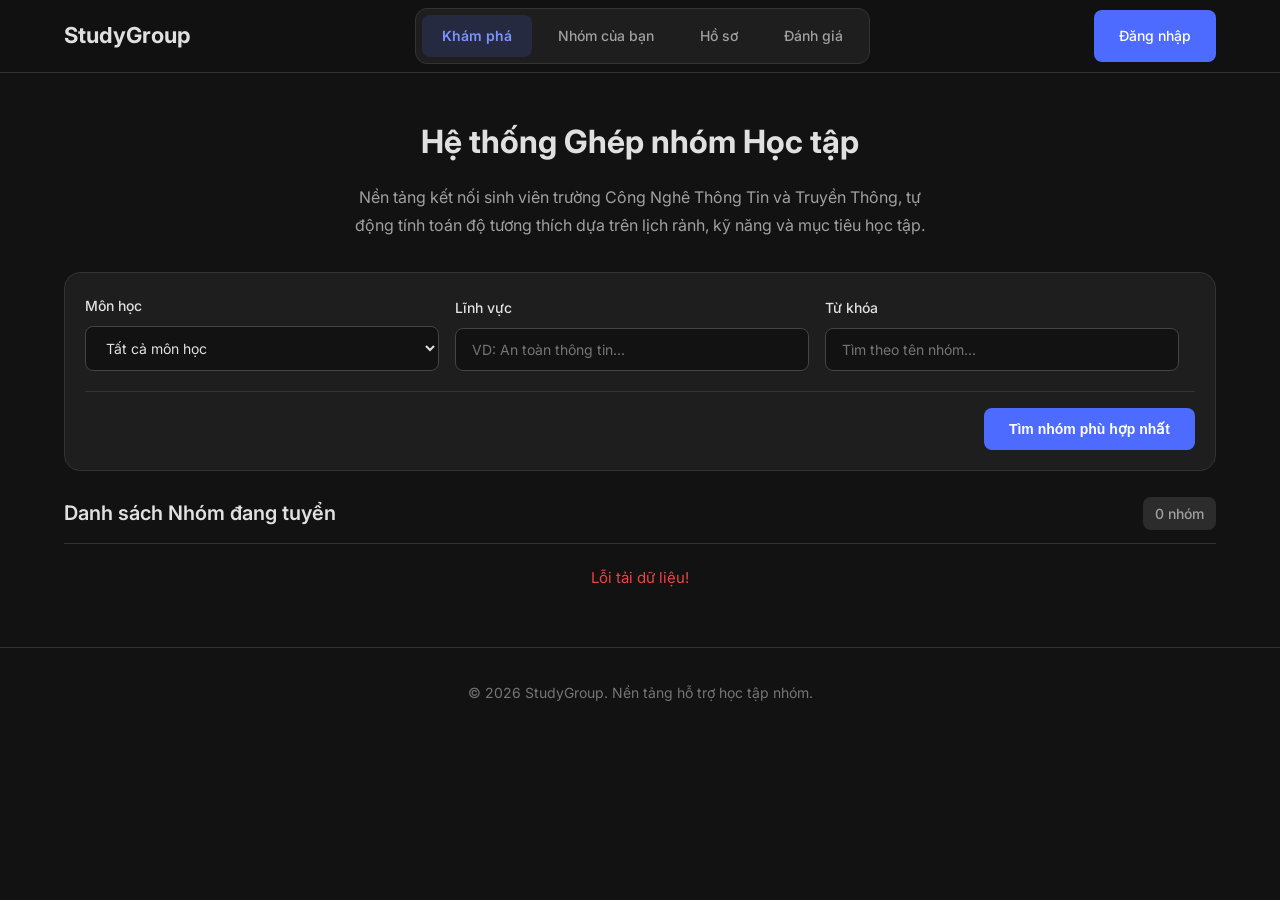
<file: frontend/index.html>
<!DOCTYPE html>
<html lang="vi">
<head>
    <meta charset="UTF-8">
    <meta name="viewport" content="width=device-width, initial-scale=1.0">
    <title>Hệ thống Ghép nhóm Học tập Thông minh</title>
    <link href="https://fonts.googleapis.com/css2?family=Inter:wght@400;500;600;700;800&display=swap" rel="stylesheet">
    <link rel="stylesheet" href="css/main.css">
    <link rel="stylesheet" href="css/kham_pha.css">
</head>
<body>
    <header class="header">
        <div class="container">
            <div class="logo"><a href="index.html">StudyGroup</a></div>
            <nav class="nav">
                <a href="index.html" class="active">Khám phá</a>
                <a href="nhom-cua-ban.html">Nhóm của bạn</a>
                <a href="ho-so.html">Hồ sơ</a>
                <a href="danh-gia.html">Đánh giá</a>
            </nav>
            <div id="user-menu"></div>
        </div>
    </header>

    <main class="container">
        <section class="hero">
            <h1>Hệ thống Ghép nhóm Học tập</h1>
            <p>Nền tảng kết nối sinh viên trường Công Nghê Thông Tin và Truyền Thông, tự động tính toán độ tương thích dựa trên lịch rảnh, kỹ năng và mục tiêu học tập.</p>
        </section>

        <section class="filters">
            <!-- HÀNG 1: CÁC Ô NHẬP LIỆU -->
            <div class="filter-row">
                <div class="form-group">
                    <label class="form-label">Môn học</label>
                    <select class="form-select" id="filter-loai-nhom">
                        <option value="">Tất cả môn học</option>
                    </select>
                </div>
                <div class="form-group">
                    <label class="form-label">Lĩnh vực</label>
                    <input type="text" class="form-input" id="filter-linh-vuc" placeholder="VD: An toàn thông tin...">
                </div>
                <div class="form-group">
                    <label class="form-label">Từ khóa</label>
                    <input type="text" class="form-input" id="filter-mon-hoc" placeholder="Tìm theo tên nhóm...">
                </div>
            </div>
            
            <!-- HÀNG 2: CHỈ CÒN 1 NÚT DUY NHẤT -->
            <div style="margin-top: 20px; display: flex; justify-content: flex-end; align-items: center; border-top: 1px solid var(--border-light); padding-top: 16px;">
                <button id="btn-auto-match" class="btn btn-primary" style="min-width: 200px; font-weight: 600;" onclick="handleSearchAndMatch()">
                    Tìm nhóm phù hợp nhất
                </button>
            </div>
        </section>

        <section class="results">
            <div class="results-header">
                <h2>Danh sách Nhóm đang tuyển</h2>
                <span class="results-count" id="results-count">0 nhóm</span>
            </div>
            <div class="group-list" id="group-list"></div>
            <div class="empty-state" id="empty-state" style="display: none;">
                <p>Không có nhóm nào đang mở tuyển thành viên.</p>
            </div>
        </section>
    </main>

    <footer class="footer">
        <div class="container"><p>© 2026 StudyGroup. Nền tảng hỗ trợ học tập nhóm.</p></div>
    </footer>

    <div class="modal-overlay" id="group-modal" style="display: none;">
        <div class="modal-container">
            <div class="modal-header">
                <div>
                    <h2 id="modal-title">Tên nhóm</h2>
                    <div class="modal-subtitle" id="modal-subtitle">Môn học</div>
                </div>
                <button class="modal-close" onclick="closeGroupModal()">&times;</button>
            </div>
            <div class="modal-body">
                <div class="modal-section">
                    <h3>Mô tả nhóm</h3>
                    <p id="modal-desc">...</p>
                </div>
                <div class="modal-section">
                    <h3>Yêu cầu tuyển dụng</h3>
                    <div id="modal-requirements">...</div>
                </div>
                <div class="modal-section">
                    <h3>Thông tin khác</h3>
                    <div id="modal-other">...</div>
                </div>
            </div>
            <div class="modal-footer" id="modal-actions"></div>
        </div>
    </div>

    <div class="modal-overlay" id="modal-ung-tuyen" style="display: none;">
        <div class="modal-container">
            <div class="modal-header">
                <h2>Gửi lời nhắn ứng tuyển</h2>
                <button class="modal-close" onclick="closeModalUngTuyen()">&times;</button>
            </div>
            <div class="modal-body">
                <p style="color: var(--text-secondary); margin-bottom: 16px;">Hãy giới thiệu ngắn gọn về bản thân và lý do bạn muốn tham gia nhóm này.</p>
                <div class="form-group">
                    <textarea class="form-textarea" id="ung-tuyen-loi-nhan" rows="4" placeholder="VD: Chào trưởng nhóm, mình rất hứng thú với đề tài này..." style="resize: none;"></textarea>
                </div>
            </div>
            <div class="modal-footer">
                <button class="btn btn-secondary" onclick="closeModalUngTuyen()">Hủy</button>
                <button class="btn btn-primary" onclick="submitUngTuyen()">Gửi ứng tuyển</button>
            </div>
        </div>
    </div>

    <script src="js/main.js"></script>
</body>
</html>
</file>
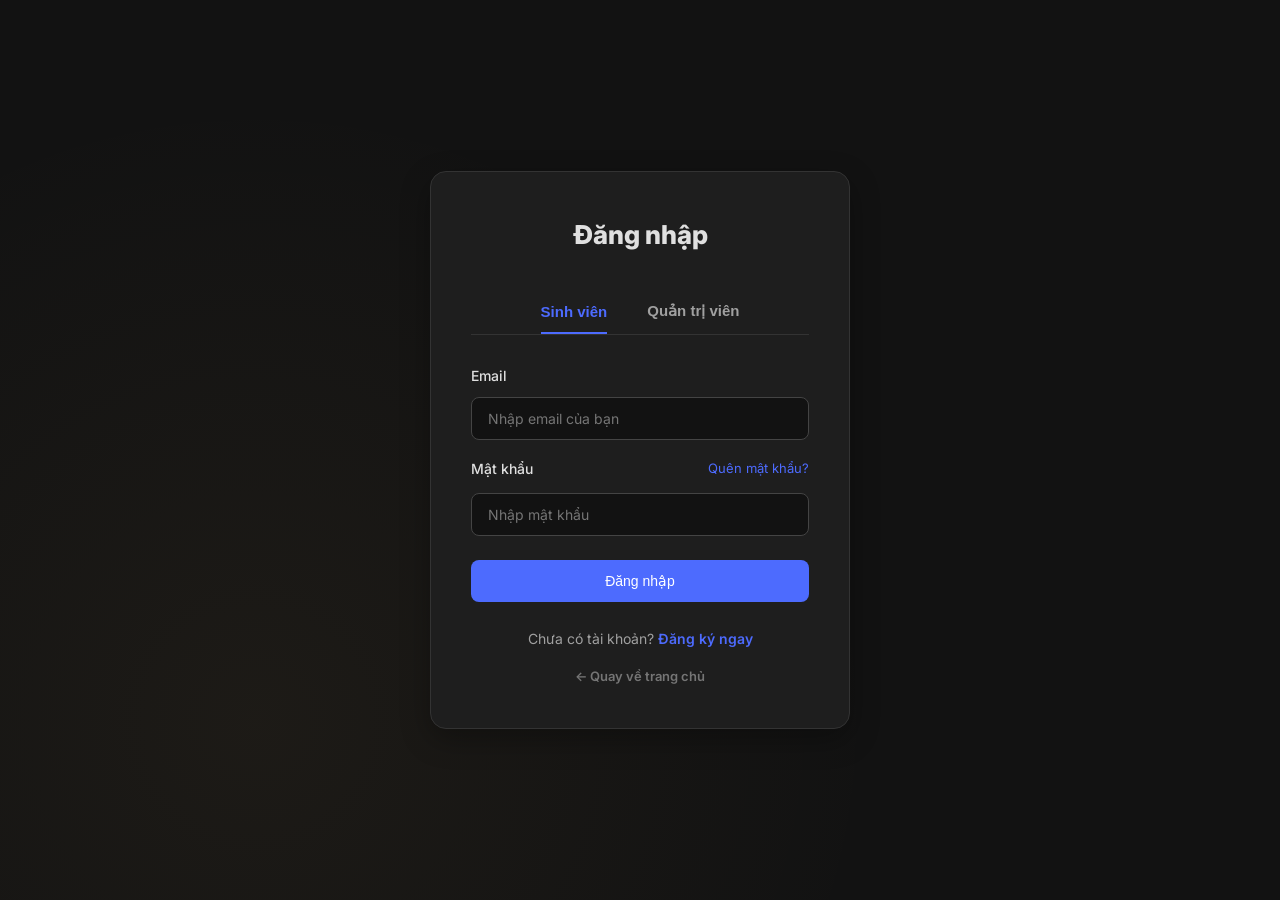
<file: frontend/admin.html>
<!DOCTYPE html>
<html lang="vi">
<head>
    <meta charset="UTF-8">
    <meta name="viewport" content="width=device-width, initial-scale=1.0">
    <title>Hồ sơ cá nhân - StudyGroup</title>
    <link href="https://fonts.googleapis.com/css2?family=Inter:wght@400;500;600;700;800&display=swap" rel="stylesheet">
    <link rel="stylesheet" href="css/main.css">
    <link rel="stylesheet" href="css/ho-so.css">
</head>
<body>
    <header class="header">
        <div class="container">
            <div class="logo"><a href="index.html">StudyGroup</a></div>
            <nav class="nav">
                <a href="index.html">Khám phá</a>
                <a href="nhom-cua-ban.html">Nhóm của bạn</a>
                <a href="ho-so.html" class="active">Hồ sơ</a>
                <a href="danh-gia.html">Đánh giá</a>
            </nav>
            <div id="user-menu"></div>
        </div>
    </header>

    <main class="container">
        <section class="profile-header">
            <div class="profile-avatar-wrapper" style="position: relative; cursor: pointer;" onclick="document.getElementById('avatar-input').click()">
                <img id="header-avatar" src="https://api.dicebear.com/7.x/adventurer/svg?seed=Felix" alt="Avatar" class="profile-avatar">
                <div style="position: absolute; bottom: 0; right: 0; background: var(--primary); color: white; padding: 4px 8px; border-radius: 10px; font-size: 10px; font-weight: bold;">Sửa</div>
                <input type="file" id="avatar-input" accept="image/*" style="display: none;" onchange="uploadAvatar(this)">
            </div>
            <div class="profile-info">
                <h1 class="profile-name" id="header-ho-ten">Đang tải...</h1>
                <p class="profile-subtitle" id="header-subtitle">Sinh viên</p>
                
                <div style="margin-top: 12px; display: flex; align-items: center; gap: 12px; flex-wrap: wrap;">
                    <div style="background: var(--bg-card); border: 1px solid var(--border); padding: 6px 14px; border-radius: var(--radius-md); font-size: 14px; font-weight: 600; color: var(--primary);">
                        MSSV: <span id="header-mssv">---</span>
                    </div>
                    <div class="profile-trust" style="background: var(--bg-card); border: 1px solid var(--border); padding: 6px 14px; border-radius: var(--radius-md); display: inline-flex; align-items: center; gap: 8px;">
                        <span class="trust-score-value" id="header-uy-tin" style="color: #F59E0B; font-weight: 800; font-size: 16px; line-height: 1;">5.0</span>
                        <span class="trust-score-label" style="color: var(--text-secondary); font-size: 13px; font-weight: 600; line-height: 1;">Điểm uy tín</span>
                    </div>
                </div>
            </div>
        </section>

        <div class="tabs">
            <button class="tab active" data-tab="thong-tin">Thông tin</button>
            <button class="tab" data-tab="ky-nang">Kỹ năng</button>
            <button class="tab" data-tab="so-thich">Sở thích</button>
            <button class="tab" data-tab="bang-cap">Bằng cấp</button>
            <button class="tab" data-tab="lich-ranh">Lịch rảnh</button>
            <button class="tab" data-tab="lich-su">Lịch sử nhóm</button>
            <!-- THÊM TAB HỖ TRỢ Ở ĐÂY -->
            <button class="tab" data-tab="ho-tro">Hỗ trợ</button>
        </div>

        <!-- TAB THÔNG TIN -->
        <div class="tab-content" id="tab-thong-tin">
            <div style="display: flex; justify-content: flex-end; margin-bottom: var(--space-4);">
                <button class="btn btn-secondary" id="btn-sua-ho-so" onclick="suaHoSo()">Chỉnh sửa thông tin</button>
            </div>
            <div class="info-grid">
                <div class="info-card">
                    <div style="display: flex; justify-content: space-between; align-items: center; border-bottom: 1px solid var(--border-light); padding-bottom: 12px; margin-bottom: 12px;">
                        <h3 class="info-card-title" style="border: none; padding: 0; margin: 0;">Thông tin cá nhân</h3>
                        <button class="btn btn-secondary btn-sm" onclick="moModalDoiMatKhau()">Đổi mật khẩu</button>
                    </div>
                    <div class="info-row"><span class="info-label">Mã sinh viên</span><span class="info-value" id="view-mssv" style="color: var(--primary); font-weight: bold;">...</span></div>
                    <div class="info-row"><span class="info-label">Email</span><span class="info-value" id="view-email">...</span></div>
                </div>
                <div class="info-card">
                    <h3 class="info-card-title">Thông tin học tập</h3>
                    <div class="info-row"><span class="info-label">Chuyên ngành</span><span class="info-value" id="view-chuyen-nganh">...</span></div>
                    <div class="info-row"><span class="info-label">Niên khóa</span><span class="info-value" id="view-nien-khoa">...</span></div>
                    <div class="info-row"><span class="info-label">Lớp sinh hoạt</span><span class="info-value" id="view-lop-sinh-hoat">...</span></div>
                </div>
            </div>
            <div class="info-card info-card-full" style="margin-top: var(--space-5);">
                <h3 class="info-card-title">Giới thiệu bản thân</h3>
                <p class="info-bio" id="view-bio">...</p>
            </div>
        </div>

        <!-- FORM CHỈNH SỬA -->
        <div class="info-card info-card-full" id="edit-form" style="display: none; margin-top: var(--space-5);">
            <h3 class="info-card-title">Chỉnh sửa Hồ sơ</h3>
            <div class="form-group" style="margin-bottom: 16px;">
                <label class="form-label">Mã sinh viên (Không thể thay đổi)</label>
                <input type="text" class="form-input" id="input-mssv" readonly style="background: var(--bg-hover); cursor: not-allowed;">
            </div>
            <div class="info-grid" style="margin-top: var(--space-4);">
                <div class="form-group">
                    <label class="form-label">Chuyên ngành</label>
                    <select class="form-select" id="input-chuyen-nganh">
                        <option value="">-- Chọn chuyên ngành --</option>
                        <option value="Công nghệ thông tin">Công nghệ thông tin</option>
                        <option value="Kỹ thuật phần mềm">Kỹ thuật phần mềm</option>
                        <option value="Hệ thống thông tin">Hệ thống thông tin</option>
                        <option value="Khoa học máy tính">Khoa học máy tính</option>
                        <option value="Mạng máy tính và truyền thông dữ liệu">Mạng máy tính và truyền thông dữ liệu</option>
                        <option value="An toàn thông tin">An toàn thông tin</option>
                        <option value="Trí tuệ nhân tạo">Trí tuệ nhân tạo</option>
                        <option value="Truyền thông đa phương tiện">Truyền thông đa phương tiện</option>
                    </select>
                </div>
                <div class="form-group">
                    <label class="form-label">Niên khóa</label>
                    <select class="form-select" id="input-nien-khoa"><option value="">-- Chọn niên khóa --</option></select>
                </div>
                <div class="form-group">
                    <label class="form-label">Lớp sinh hoạt</label>
                    <input type="text" class="form-input" id="input-lop-sinh-hoat" placeholder="VD: ATTT-K48A">
                </div>
                <div class="form-group">
                    <label class="form-label">GPA (Hệ 4.0)</label>
                    <input type="number" step="0.01" min="0" max="4" class="form-input" id="input-gpa" placeholder="VD: 3.5">
                </div>
            </div>
            <div class="form-group" style="margin-top: var(--space-4);">
                <label class="form-label">Giới thiệu bản thân</label>
                <textarea class="form-textarea" id="input-bio" rows="4"></textarea>
            </div>
            <div style="display: flex; gap: 12px; justify-content: flex-end; margin-top: var(--space-5);">
                <button class="btn btn-secondary" onclick="huyChinhSua()">Hủy</button>
                <button class="btn btn-primary" onclick="luuHoSo()" id="btn-luu">Lưu thay đổi</button>
            </div>
        </div>

        <!-- CÁC TAB KHÁC -->
        <div class="tab-content" id="tab-ky-nang" style="display: none;"><div class="info-card info-card-full"><h3 class="info-card-title" style="margin-bottom: var(--space-4);">Kỹ năng Lập trình & Ngoại ngữ</h3><div id="list-ky-nang"></div></div></div>
        <div class="tab-content" id="tab-so-thich" style="display: none;"><div class="info-card info-card-full"><h3 class="info-card-title" style="margin-bottom: var(--space-4);">Sở thích cá nhân</h3><div id="list-so-thich"></div></div></div>
        <div class="tab-content" id="tab-bang-cap" style="display: none;"><div class="info-card info-card-full"><div style="display: flex; justify-content: space-between; align-items: center; margin-bottom: var(--space-4);"><h3 class="info-card-title" style="margin-bottom: 0; border: none; padding: 0;">Bằng cấp & Chứng chỉ</h3><button class="btn btn-primary btn-sm" onclick="moModalBangCap()">+ Thêm bằng cấp</button></div><div id="list-bang-cap" style="display: grid; grid-template-columns: repeat(auto-fill, minmax(250px, 1fr)); gap: 16px;"></div></div></div>
        <div class="tab-content" id="tab-lich-ranh" style="display: none;"><div class="info-card info-card-full"><h3 class="info-card-title">Lịch rảnh của bạn</h3><div class="lich-ranh-grid" id="lich-ranh-grid" style="display: grid; grid-template-columns: 80px repeat(7, 1fr); gap: 8px; text-align: center; margin-bottom: 16px;"></div></div></div>

        <!-- TAB LỊCH SỬ NHÓM -->
        <div class="tab-content" id="tab-lich-su" style="display: none;">
            <div class="info-card info-card-full">
                <h3 class="info-card-title" style="margin-bottom: var(--space-4);">Lịch sử tham gia nhóm</h3>
                <div id="list-lich-su-nhom" style="display: flex; flex-direction: column; gap: 16px;"></div>
            </div>
        </div>

        <!-- TAB LỊCH SỬ HỖ TRỢ (MỚI THÊM) -->
        <div class="tab-content" id="tab-ho-tro" style="display: none;">
            <div class="info-card info-card-full">
                <h3 class="info-card-title" style="margin-bottom: var(--space-4);">Lịch sử Yêu cầu Hỗ trợ</h3>
                <div id="list-ho-tro-cua-toi" style="display: flex; flex-direction: column; gap: 16px;"></div>
            </div>
        </div>
    </main>

    <!-- CÁC MODAL (Giữ nguyên) -->
    <div id="modal-bang-cap" style="display: none; position: fixed; inset: 0; background: rgba(0,0,0,0.5); z-index: 9999; align-items: center; justify-content: center;">
        <div style="background: var(--bg-card); padding: 24px; border-radius: var(--radius-xl); width: 100%; max-width: 400px;">
            <h3 style="margin-bottom: 16px; color: var(--text-primary);">Thêm Bằng cấp</h3>
            <div class="form-group" style="margin-bottom: 12px;"><label class="form-label">Loại bằng cấp</label><select class="form-select" id="select-bang-cap"></select></div>
            <div class="form-group" style="margin-bottom: 12px;"><label class="form-label">Điểm số / Xếp loại</label><input type="text" class="form-input" id="input-diem-bc" placeholder="VD: 7.0"></div>
            <div class="form-group" style="margin-bottom: 24px;"><label class="form-label">Ngày cấp</label><input type="date" class="form-input" id="input-ngay-bc"></div>
            <div style="display: flex; gap: 10px; justify-content: flex-end;"><button class="btn btn-secondary" onclick="dongModal('modal-bang-cap')">Hủy</button><button class="btn btn-primary" onclick="luuBangCap()">Thêm</button></div>
        </div>
    </div>

    <div id="modal-doi-mat-khau" style="display: none; position: fixed; inset: 0; background: rgba(0,0,0,0.75); backdrop-filter: blur(6px); z-index: 9999; align-items: center; justify-content: center;">
        <div style="background: var(--bg-card); padding: 24px; border-radius: var(--radius-xl); width: 100%; max-width: 400px; border: 1px solid var(--border-light); box-shadow: var(--shadow-lg);">
            <h3 style="margin-bottom: 20px; color: var(--text-primary); font-size: 20px; font-weight: 700;">Đổi mật khẩu</h3>
            <div class="form-group" style="margin-bottom: 16px;">
                <label class="form-label">Mật khẩu hiện tại *</label>
                <input type="password" class="form-input" id="input-pass-cu" placeholder="Nhập mật khẩu đang sử dụng">
            </div>
            <div class="form-group" style="margin-bottom: 16px;">
                <label class="form-label">Mật khẩu mới *</label>
                <input type="password" class="form-input" id="input-pass-moi" placeholder="Ít nhất 6 ký tự">
            </div>
            <div class="form-group" style="margin-bottom: 24px;">
                <label class="form-label">Xác nhận mật khẩu mới *</label>
                <input type="password" class="form-input" id="input-pass-xac-nhan" placeholder="Nhập lại mật khẩu mới">
            </div>
            <div style="display: flex; gap: 12px; justify-content: flex-end;">
                <button class="btn btn-secondary" onclick="dongModalDoiMatKhau()">Hủy</button>
                <button class="btn btn-primary" onclick="xuLyDoiMatKhau()">Lưu thay đổi</button>
            </div>
        </div>
    </div>

    <div id="modal-khieu-nai-diem" style="display: none; position: fixed; inset: 0; background: rgba(0,0,0,0.75); backdrop-filter: blur(6px); z-index: 9999; align-items: center; justify-content: center; padding: 20px;">
        <div style="background: var(--bg-card); padding: 32px; border-radius: var(--radius-xl); width: 100%; max-width: 450px; border: 1px solid var(--border-light);">
            <h2 style="margin-bottom: 8px; color: var(--text-primary);">Khiếu nại điểm uy tín</h2>
            <p style="font-size: 13px; color: var(--text-secondary); margin-bottom: 20px;">Bạn đang khiếu nại điểm của nhóm <strong id="kn-ten-nhom" style="color: var(--primary);"></strong></p>
            <input type="hidden" id="kn-ma-nhom">
            <div class="form-group" style="margin-bottom: 16px;">
                <label class="form-label">Lý do khiếu nại *</label>
                <textarea class="form-textarea" id="kn-ly-do" rows="3" placeholder="VD: Bạn cùng nhóm đánh giá sai sự thật..."></textarea>
            </div>
            <div class="form-group" style="margin-bottom: 24px;">
                <label class="form-label">Tải lên ảnh bằng chứng (nếu có)</label>
                <input type="file" class="form-input" id="kn-file-bang-chung" accept="image/*" style="padding: 8px;">
            </div>
            <div style="display: flex; gap: 12px; justify-content: flex-end;">
                <button class="btn btn-secondary" onclick="document.getElementById('modal-khieu-nai-diem').style.display='none'">Hủy</button>
                <button class="btn btn-primary" onclick="submitKhieuNaiDiem()">Gửi Khiếu Nại</button>
            </div>
        </div>
    </div>

    <script src="js/main.js"></script>
    <script src="js/ho-so.js"></script>
</body>
</html>
</file>
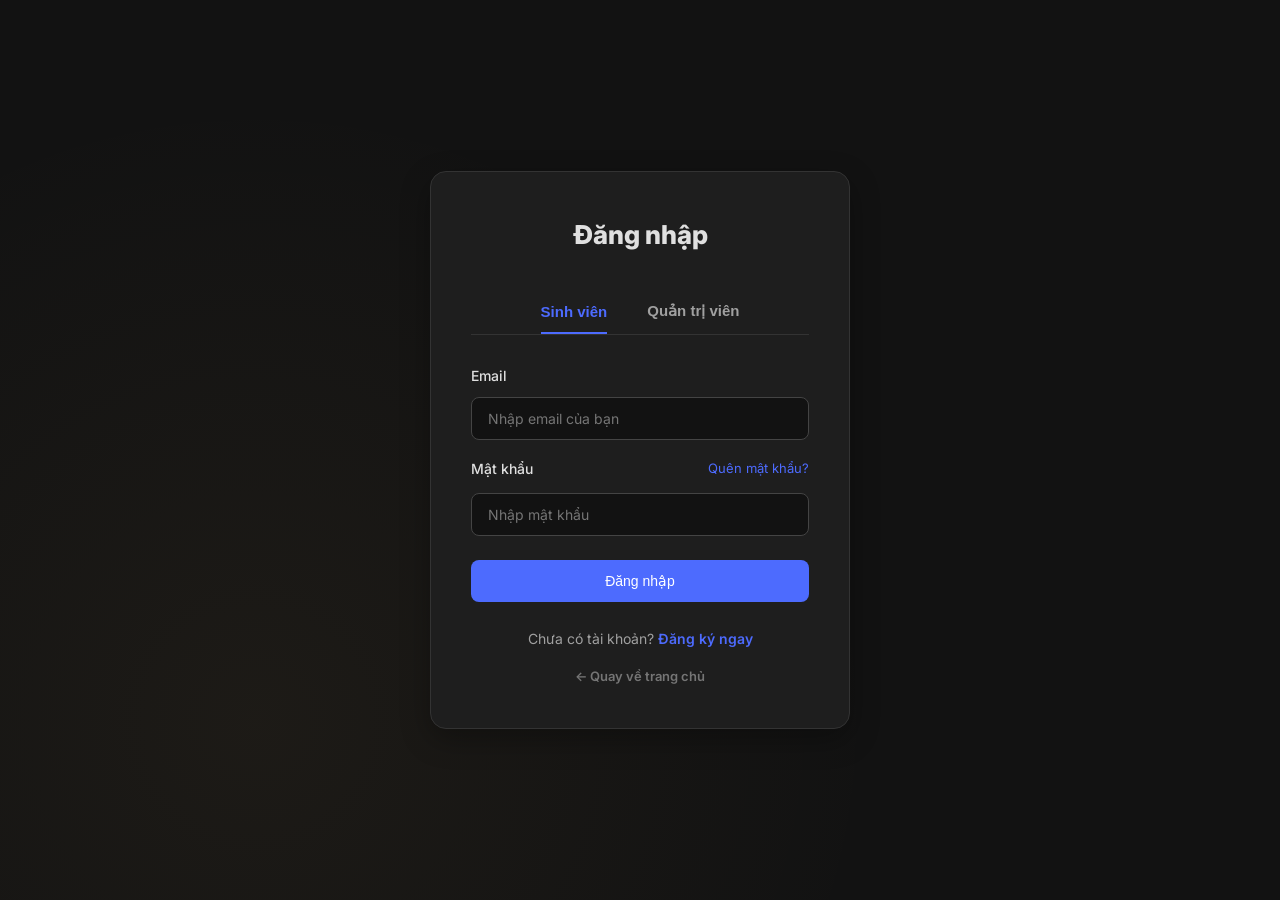
<file: frontend/chat.html>
<!DOCTYPE html>
<html lang="vi">
<head>
    <meta charset="UTF-8">
    <meta name="viewport" content="width=device-width, initial-scale=1.0">
    <title>Chat Nhóm - StudyGroup</title>
    <link href="https://fonts.googleapis.com/css2?family=Inter:wght@400;500;600;700&display=swap" rel="stylesheet">
    <link rel="stylesheet" href="css/main.css">
    <style>
        body { height: 100vh; display: flex; flex-direction: column; overflow: hidden; }
        .chat-layout { flex: 1; display: flex; max-width: 900px; margin: 0 auto; width: 100%; padding: 20px; height: calc(100vh - 72px); }
        
        .chat-main { flex: 1; display: flex; flex-direction: column; background: var(--bg-card); border: 1px solid var(--border-light); border-radius: var(--radius-lg); overflow: hidden; }
        .chat-header { display: flex; align-items: center; justify-content: space-between; padding: 16px 20px; border-bottom: 1px solid var(--border-light); background: var(--bg-main); }
        .chat-box { flex: 1; padding: 20px; overflow-y: auto; display: flex; flex-direction: column; gap: 16px; }
        
        .msg-wrapper { display: flex; gap: 10px; align-items: flex-end; max-width: 80%; }
        .msg-wrapper.mine { align-self: flex-end; flex-direction: row-reverse; }
        .msg-wrapper.other { align-self: flex-start; }
        .msg-avatar { width: 32px; height: 32px; border-radius: 50%; object-fit: cover; border: 1px solid var(--border); flex-shrink: 0; }
        .msg-content { display: flex; flex-direction: column; }
        .msg-wrapper.mine .msg-content { align-items: flex-end; }
        .msg-wrapper.other .msg-content { align-items: flex-start; }
        .msg-bubble { padding: 10px 16px; border-radius: 16px; font-size: 15px; line-height: 1.5; word-break: break-word; }
        .msg-wrapper.mine .msg-bubble { background: var(--primary); color: white; border-bottom-right-radius: 4px; }
        .msg-wrapper.other .msg-bubble { background: var(--bg-hover); color: var(--text-primary); border-bottom-left-radius: 4px; }
        .msg-info { font-size: 12px; color: var(--text-muted); margin-bottom: 4px; margin-left: 4px; margin-right: 4px; }

        .chat-input-area { display: flex; gap: 12px; padding: 16px 20px; border-top: 1px solid var(--border-light); background: var(--bg-main); }
        .chat-input { flex: 1; padding: 12px 20px; background: var(--bg-card); border: 1px solid var(--border); border-radius: var(--radius-full); color: var(--text-primary); outline: none; }
        .chat-input:focus { border-color: var(--primary); }

        /* CSS CHO MODAL & TABS */
        .modal-overlay { position: fixed; inset: 0; background: rgba(0,0,0,0.75); backdrop-filter: blur(6px); z-index: 1000; display: flex; align-items: center; justify-content: center; padding: 20px; }
        .modal-container { background: var(--bg-card); border: 1px solid var(--border-light); border-radius: var(--radius-xl); width: 100%; max-width: 600px; max-height: 90vh; display: flex; flex-direction: column; box-shadow: 0 20px 40px rgba(0,0,0,0.5); animation: modalFadeIn 0.3s ease; }
        @keyframes modalFadeIn { from { opacity: 0; transform: translateY(20px); } to { opacity: 1; transform: translateY(0); } }
        .modal-header { padding: 24px; border-bottom: 1px solid var(--border-light); display: flex; justify-content: space-between; align-items: center; }
        .modal-header h2 { font-size: 20px; font-weight: 700; }
        .modal-close { background: transparent; border: none; color: var(--text-secondary); font-size: 24px; cursor: pointer; }
        .modal-body { padding: 24px; overflow-y: auto; flex: 1; }
        .modal-footer { padding: 20px 24px; border-top: 1px solid var(--border-light); display: flex; justify-content: flex-end; gap: 12px; background: var(--bg-main); border-bottom-left-radius: var(--radius-xl); border-bottom-right-radius: var(--radius-xl); }
        
        .tab-btn { padding: 12px 20px; background: transparent; border: none; border-bottom: 2px solid transparent; color: var(--text-secondary); font-size: 15px; font-weight: 600; cursor: pointer; }
        .tab-btn.active { color: var(--primary); border-bottom-color: var(--primary); }

        .task-item { background: var(--bg-main); border: 1px solid var(--border-light); border-left: 4px solid var(--primary); border-radius: var(--radius-md); padding: 16px; margin-bottom: 12px; display: flex; justify-content: space-between; align-items: center;}
        .task-item.done { opacity: 0.6; border-left-color: var(--secondary); }
        .task-title { font-weight: 600; color: var(--text-primary); margin-bottom: 4px; font-size: 15px; }
        .task-time { font-size: 13px; color: var(--text-secondary); }

        input[type="date"] { color-scheme: dark; }
        input[type="date"]::-webkit-calendar-picker-indicator { filter: invert(1); cursor: pointer; }
    </style>
</head>
<body>
    <header class="header">
        <div class="container">
            <div class="logo"><a href="index.html">StudyGroup</a></div>
            <nav class="nav">
                <a href="index.html">Khám phá</a>
                <a href="nhom-cua-ban.html">Nhóm của bạn</a>
                <a href="ho-so.html">Hồ sơ</a>
                <a href="danh-gia.html">Đánh giá</a>
            </nav>
            <div id="user-menu"></div>
        </div>
    </header>

    <main class="chat-layout">
        <div class="chat-main">
            <div class="chat-header">
                <button class="btn btn-secondary btn-sm" onclick="window.location.href='nhom-cua-ban.html'">← Quay lại</button>
                <h2 id="chat-ten-nhom" style="font-size: 18px; font-weight: 700;">Đang tải...</h2>
                <button class="btn btn-primary btn-sm" onclick="openActivityModal()">Hoạt động nhóm</button>
            </div>
            <div class="chat-box" id="chat-box"></div>
            <form class="chat-input-area" id="chat-form">
                <input type="text" class="chat-input" id="chat-input" placeholder="Nhập tin nhắn..." autocomplete="off">
                <button type="submit" class="btn btn-primary" style="border-radius: var(--radius-full);">Gửi</button>
            </form>
        </div>
    </main>

    <!-- MODAL HOẠT ĐỘNG NHÓM -->
    <div class="modal-overlay" id="activity-modal" style="display: none;">
        <div class="modal-container">
            <div class="modal-header">
                <h2>Hoạt động nhóm</h2>
                <button class="modal-close" onclick="closeActivityModal()">&times;</button>
            </div>
            
            <!-- THANH TABS -->
            <div style="display: flex; padding: 0 24px; background: var(--bg-card); border-bottom: 1px solid var(--border-light);">
                <button class="tab-btn active" id="tab-calendar" onclick="switchActivityTab('calendar')">Lịch họp</button>
                <button class="tab-btn" id="tab-deadline" onclick="switchActivityTab('deadline')">Deadline</button>
                <button class="tab-btn" id="tab-lich-ranh" onclick="switchActivityTab('lich-ranh')">Lịch rảnh chung</button>
            </div>
            
            <div class="modal-body">
                <!-- NỘI DUNG LỊCH HỌP -->
                <div id="content-calendar">
                    <div style="display: flex; justify-content: flex-end; margin-bottom: 16px;">
                        <button class="btn btn-primary btn-sm" onclick="moModalTaoLich()">+ Tạo lịch họp</button>
                    </div>
                    <div id="list-lich-hop"></div>
                </div>
                
                <!-- NỘI DUNG DEADLINE -->
                <div id="content-deadline" style="display: none;">
                    <div style="display: flex; justify-content: flex-end; margin-bottom: 16px;">
                        <button class="btn btn-primary btn-sm" onclick="moModalTaoDeadline()">+ Thêm Deadline</button>
                    </div>
                    <div id="list-deadline"></div>
                </div>

                <!-- NỘI DUNG LỊCH RẢNH CHUNG -->
                <div id="content-lich-ranh" style="display: none;">
                    <p style="font-size: 14px; color: var(--text-secondary); margin-bottom: 16px;">Màu xanh đậm là lúc mọi người cùng rảnh. Bạn có thể dựa vào đây để chốt lịch họp.</p>
                    <div style="display: grid; grid-template-columns: 70px repeat(7, 1fr); gap: 8px; text-align: center;" id="grid-lich-ranh">
                        <!-- JS sẽ render vào đây -->
                    </div>
                </div>
            </div>
        </div>
    </div>

    <!-- MODAL TẠO LỊCH HỌP -->
    <div class="modal-overlay" id="modal-tao-lich" style="display: none; z-index: 1100;">
        <div class="modal-container" style="max-width: 500px;">
            <div class="modal-header"><h2>Tạo Lịch Họp Mới</h2><button class="modal-close" onclick="closeModalTaoLich()">&times;</button></div>
            <div class="modal-body">
                <div class="form-group" style="margin-bottom: 12px;"><label class="form-label">Tiêu đề cuộc họp *</label><input type="text" class="form-input" id="lich-tieu-de" placeholder="VD: Họp bàn kế hoạch đồ án"></div>
                <div class="form-group" style="margin-bottom: 12px;"><label class="form-label">Ngày họp *</label><input type="date" class="form-input" id="lich-ngay"></div>
                <div style="display: grid; grid-template-columns: 1fr 1fr; gap: 12px; margin-bottom: 12px;">
                    <div class="form-group"><label class="form-label">Giờ bắt đầu *</label><input type="text" class="form-input" id="lich-gio-bat-dau" placeholder="VD: 07:30"></div>
                    <div class="form-group"><label class="form-label">Giờ kết thúc *</label><input type="text" class="form-input" id="lich-gio-ket-thuc" placeholder="VD: 09:00"></div>
                </div>
                <div class="form-group" style="margin-bottom: 12px;"><label class="form-label">Địa điểm</label><input type="text" class="form-input" id="lich-dia-diem" placeholder="VD: Thư viện..."></div>
                <div class="form-group"><label class="form-label">Nội dung / Ghi chú</label><textarea class="form-textarea" id="lich-noi-dung" rows="2"></textarea></div>
            </div>
            <div class="modal-footer"><button class="btn btn-secondary" onclick="closeModalTaoLich()">Hủy</button><button class="btn btn-primary" onclick="xuLyTaoLich()">Lưu lịch họp</button></div>
        </div>
    </div>

    <!-- MODAL TẠO DEADLINE -->
    <div class="modal-overlay" id="modal-tao-deadline" style="display: none; z-index: 1100;">
        <div class="modal-container" style="max-width: 500px;">
            <div class="modal-header"><h2>Tạo Deadline Mới</h2><button class="modal-close" onclick="closeModalTaoDeadline()">&times;</button></div>
            <div class="modal-body">
                <div class="form-group" style="margin-bottom: 12px;"><label class="form-label">Tên công việc *</label><input type="text" class="form-input" id="dl-tieu-de" placeholder="VD: Nộp báo cáo tuần 1"></div>
                <div class="form-group" style="margin-bottom: 12px;"><label class="form-label">Ngày hết hạn *</label><input type="date" class="form-input" id="dl-ngay"></div>
                <div class="form-group" style="margin-bottom: 12px;"><label class="form-label">Giờ hết hạn *</label><input type="text" class="form-input" id="dl-gio" placeholder="VD: 17:00"></div>
                <div class="form-group"><label class="form-label">Mô tả chi tiết</label><textarea class="form-textarea" id="dl-mo-ta" rows="3"></textarea></div>
            </div>
            <div class="modal-footer"><button class="btn btn-secondary" onclick="closeModalTaoDeadline()">Hủy</button><button class="btn btn-primary" onclick="xuLyTaoDeadline()">Lưu Deadline</button></div>
        </div>
    </div>

    <!-- MODAL XEM HỒ SƠ THÀNH VIÊN TỪ CHAT -->
    <div id="modal-xem-ho-so-chat" style="display: none; position: fixed; inset: 0; background: rgba(0,0,0,0.75); backdrop-filter: blur(6px); z-index: 10000; align-items: center; justify-content: center; padding: 20px;">
        <div style="background: var(--bg-card); border-radius: var(--radius-xl); width: 100%; max-width: 600px; max-height: 90vh; display: flex; flex-direction: column; border: 1px solid var(--border-light); box-shadow: var(--shadow-lg);">
            
            <div style="padding: 20px 24px; border-bottom: 1px solid var(--border-light); display: flex; justify-content: space-between; align-items: center;">
                <h2 style="font-size: 20px; font-weight: 700; color: var(--text-primary);">Hồ sơ thành viên</h2>
                <button onclick="dongModalXemHoSoChat()" style="background: transparent; border: none; color: var(--text-secondary); font-size: 24px; cursor: pointer;">&times;</button>
            </div>

            <div style="padding: 24px; overflow-y: auto; flex: 1;" id="noi-dung-ho-so-chat">
                <!-- Nội dung JS sẽ render vào đây -->
            </div>

            <div style="padding: 16px 24px; border-top: 1px solid var(--border-light); display: flex; justify-content: flex-end; background: var(--bg-main); border-bottom-left-radius: var(--radius-xl); border-bottom-right-radius: var(--radius-xl);">
                <button class="btn btn-secondary" onclick="dongModalXemHoSoChat()">Đóng</button>
            </div>
        </div>
    </div>

    <script src="js/main.js"></script>
    <script src="js/chat.js"></script>
</body>
</html>
</file>
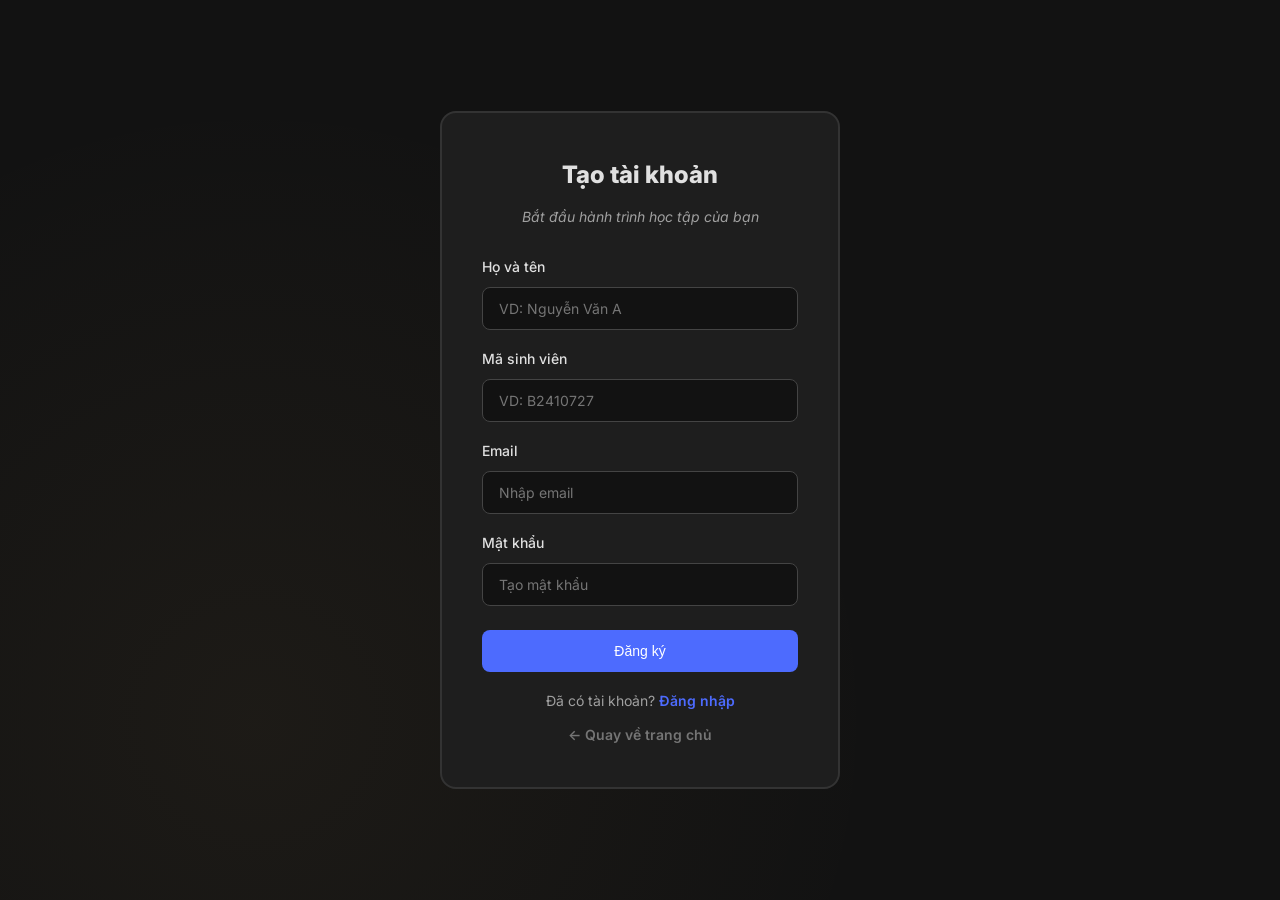
<file: frontend/dang-ky.html>
<!DOCTYPE html>
<html lang="vi">
<head>
    <meta charset="UTF-8">
    <meta name="viewport" content="width=device-width, initial-scale=1.0">
    <title>Đăng ký - StudyGroup</title>
    <link href="https://fonts.googleapis.com/css2?family=Inter:wght@400;500;600;700;800&display=swap" rel="stylesheet">
    <link rel="stylesheet" href="css/main.css">
    <style>
        body { display: flex; align-items: center; justify-content: center; min-height: 100vh; background: var(--bg-main); background-image: radial-gradient(circle at 20% 80%, rgba(232, 185, 109, 0.05) 0%, transparent 50%); }
        .auth-card { background: var(--bg-card); padding: 40px; border-radius: var(--radius-xl); box-shadow: var(--shadow-md); border: 2px solid var(--border-light); width: 100%; max-width: 400px; }
        .auth-title { text-align: center; font-size: 24px; font-weight: 800; color: var(--text-primary); margin-bottom: 8px; }
        .auth-subtitle { text-align: center; color: var(--text-secondary); font-size: 14px; margin-bottom: 24px; font-style: italic; }
        .auth-form { display: flex; flex-direction: column; gap: 16px; }
        .auth-btn { width: 100%; margin-top: 8px; }
        .auth-link { text-align: center; font-size: 14px; color: var(--text-secondary); margin-top: 16px; }
        .auth-link a { color: var(--primary); font-weight: 600; text-decoration: none; }
    </style>
</head>
<body>
    <div class="auth-card">
        <div class="auth-title">Tạo tài khoản</div>
        <div class="auth-subtitle">Bắt đầu hành trình học tập của bạn</div>
        
        <form class="auth-form" id="form-dang-ky">
            <div class="form-group">
                <label class="form-label">Họ và tên</label>
                <input type="text" class="form-input" id="ho-ten" placeholder="VD: Nguyễn Văn A" required>
            </div>
            <div class="form-group">
                <label class="form-label">Mã sinh viên</label>
                <input type="text" class="form-input" id="ma-sinh-vien" placeholder="VD: B2410727" required>
            </div>
            <div class="form-group">
                <label class="form-label">Email</label>
                <input type="email" class="form-input" id="email" placeholder="Nhập email" required>
            </div>
            <div class="form-group">
                <label class="form-label">Mật khẩu</label>
                <input type="password" class="form-input" id="mat-khau" placeholder="Tạo mật khẩu" required>
            </div>
            <button type="submit" class="btn btn-primary auth-btn" id="btn-submit">Đăng ký</button>
        </form>
        
        <div class="auth-link">
            Đã có tài khoản? <a href="dang-nhap.html">Đăng nhập</a>
        </div>
        <div class="auth-link" style="margin-top: 8px;">
            <a href="index.html" style="color: var(--text-muted);">← Quay về trang chủ</a>
        </div>
    </div>

    <script src="js/main.js"></script>
    <script>
        document.getElementById('form-dang-ky').addEventListener('submit', async (e) => {
            e.preventDefault();
            const btn = document.getElementById('btn-submit');
            
            const mssv = document.getElementById('ma-sinh-vien').value.trim();
            if (!mssv.startsWith('B')) {
                showToast('Mã sinh viên phải bắt đầu bằng chữ B!', 'error');
                return;
            }

            const payload = {
                ho_ten: document.getElementById('ho-ten').value,
                mssv: mssv, 
                email: document.getElementById('email').value,
                mat_khau: document.getElementById('mat-khau').value
            };

            btn.textContent = 'Đang xử lý...';
            btn.disabled = true;

            try {
                const data = await apiCall('/dang-ky', {
                    method: 'POST',
                    body: JSON.stringify(payload)
                });

                if (data.error) {
                    showToast(data.error, 'error');
                } else {
                    showToast('Đăng ký thành công! Đang chuyển hướng...', 'success');
                    setTimeout(() => window.location.href = 'dang-nhap.html', 1500);
                }
            } catch (err) {
                // Hiển thị lỗi chi tiết từ API trả về nếu có
                showToast(err.message || 'Lỗi kết nối máy chủ! Vui lòng kiểm tra lại Server.', 'error');
            } finally {
                btn.textContent = 'Đăng ký';
                btn.disabled = false;
            }
        });
    </script>
</body>
</html>
</file>
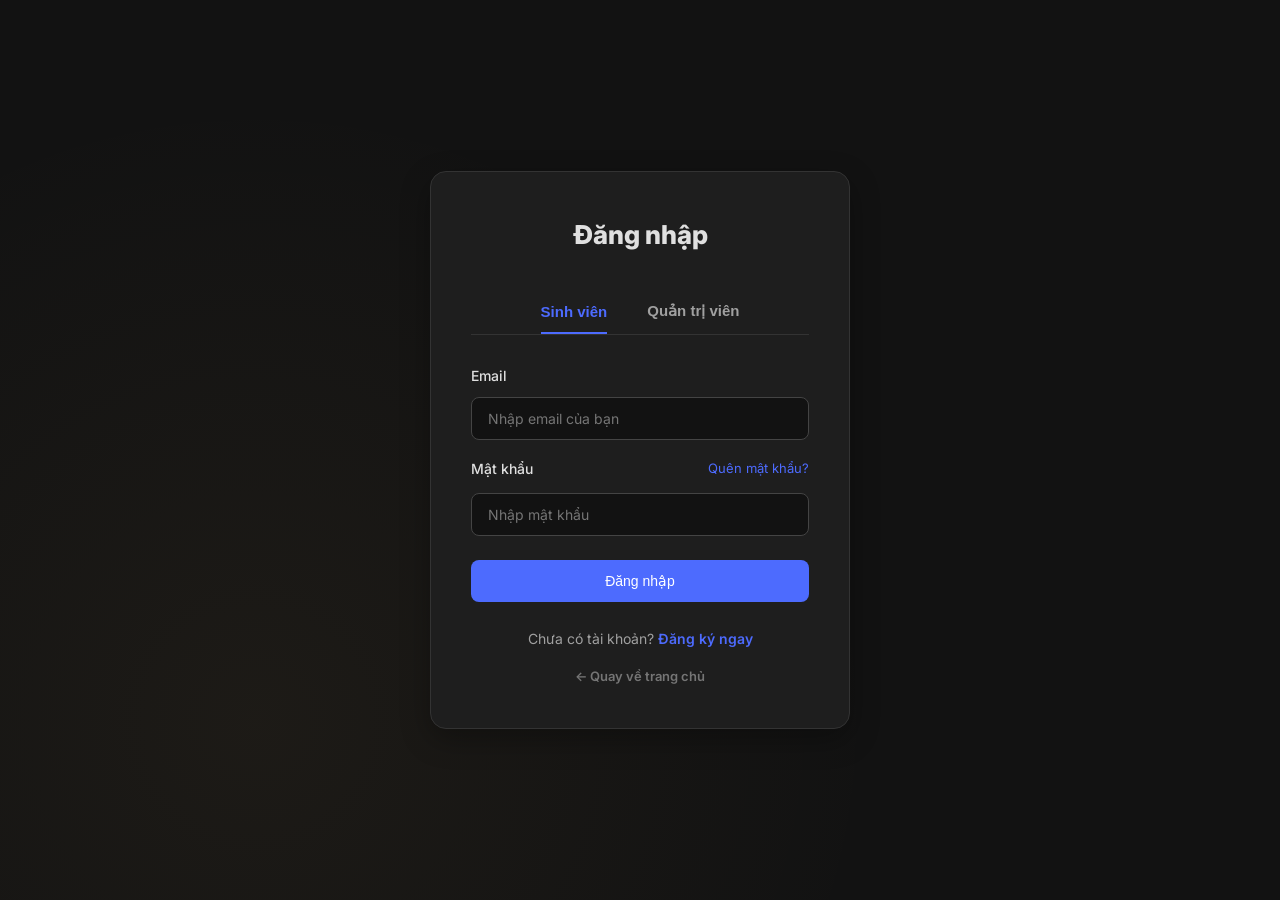
<file: frontend/dang-nhap.html>
<!DOCTYPE html>
<html lang="vi">
<head>
    <meta charset="UTF-8">
    <meta name="viewport" content="width=device-width, initial-scale=1.0">
    <title>Đăng nhập - StudyGroup</title>
    <link href="https://fonts.googleapis.com/css2?family=Inter:wght@400;500;600;700;800&display=swap" rel="stylesheet">
    <link rel="stylesheet" href="css/main.css">
    <style>
        body { display: flex; align-items: center; justify-content: center; min-height: 100vh; background: var(--bg-main); background-image: radial-gradient(circle at 20% 80%, rgba(232, 185, 109, 0.05) 0%, transparent 50%); }
        .auth-card { background: var(--bg-card); padding: 40px; border-radius: var(--radius-xl); box-shadow: 0 10px 30px rgba(0,0,0,0.3); border: 1px solid var(--border-light); width: 100%; max-width: 420px; }
        
        .auth-title { text-align: center; font-size: 26px; font-weight: 800; color: var(--text-primary); margin-bottom: 32px; }
        
        /* CSS CHO TABS ROLE */
        .role-tabs { display: flex; justify-content: center; gap: 40px; margin-bottom: 28px; border-bottom: 1px solid var(--border-light); }
        .role-tab { padding: 12px 0; background: transparent; border: none; border-bottom: 2px solid transparent; color: var(--text-secondary); font-weight: 600; font-size: 15px; cursor: pointer; transition: all 0.3s ease; }
        .role-tab:hover { color: var(--text-primary); }
        .role-tab.active { color: var(--primary); border-bottom-color: var(--primary); }
        
        .auth-form { display: flex; flex-direction: column; gap: 16px; }
        .auth-btn { width: 100%; margin-top: 8px; transition: all 0.3s; }
        .auth-link { text-align: center; font-size: 14px; color: var(--text-secondary); margin-top: 24px; }
        .auth-link a { color: var(--primary); font-weight: 600; text-decoration: none; transition: color 0.2s; }
        .auth-link a:hover { color: var(--primary-hover, #6366f1); }
    </style>
</head>
<body>
    <div class="auth-card">
        <div class="auth-title">Đăng nhập</div>
        
        <!-- CHỌN VAI TRÒ -->
        <div class="role-tabs">
            <button type="button" class="role-tab active" id="tab-sv" onclick="chonRole('sinh_vien')">Sinh viên</button>
            <button type="button" class="role-tab" id="tab-admin" onclick="chonRole('admin')">Quản trị viên</button>
        </div>

        <form class="auth-form" id="form-dang-nhap">
            <div class="form-group">
                <label class="form-label">Email</label>
                <input type="email" class="form-input" id="email" placeholder="Nhập email của bạn" required>
            </div>
            <div class="form-group">
                <div style="display: flex; justify-content: space-between; align-items: center; margin-bottom: 4px;">
                    <label class="form-label" style="margin-bottom: 0;">Mật khẩu</label>
                    <a href="javascript:void(0)" onclick="moModalQuenMatKhau()" style="font-size: 13px; color: var(--primary); text-decoration: none;">Quên mật khẩu?</a>
                </div>
                <input type="password" class="form-input" id="mat-khau" placeholder="Nhập mật khẩu" required>
            </div>
            <button type="submit" class="btn btn-primary auth-btn" id="btn-submit">Đăng nhập</button>
        </form>
        
        <!-- KHU VỰC ĐĂNG KÝ (Thêm ID để ẩn hiện) -->
        <div id="auth-links">
            <div class="auth-link">
                Chưa có tài khoản? <a href="dang-ky.html">Đăng ký ngay</a>
            </div>
            <div class="auth-link" style="margin-top: 12px;">
                <a href="index.html" style="color: var(--text-muted); font-size: 13px;">← Quay về trang chủ</a>
            </div>
        </div>
    </div>

    <!-- MODAL QUÊN MẬT KHẨU -->
    <div id="modal-quen-mat-khau" style="display: none; position: fixed; inset: 0; background: rgba(0,0,0,0.75); backdrop-filter: blur(6px); z-index: 9999; align-items: center; justify-content: center; padding: 20px;">
        <div style="background: var(--bg-card); padding: 32px; border-radius: var(--radius-xl); width: 100%; max-width: 450px; border: 1px solid var(--border-light); box-shadow: var(--shadow-lg);">
            <div id="buoc-1-email">
                <h3 style="margin-bottom: 8px; color: var(--text-primary); font-size: 22px; font-weight: 700;">Khôi phục mật khẩu</h3>
                <p style="color: var(--text-secondary); font-size: 14px; margin-bottom: 24px;">Nhập email đăng ký. Hệ thống sẽ gửi mã OTP đến hộp thư.</p>
                <div class="form-group" style="margin-bottom: 24px;">
                    <label class="form-label">Email đăng ký *</label>
                    <input type="email" class="form-input" id="quen-email" placeholder="Nhập email của bạn">
                </div>
                <div style="display: flex; gap: 12px; justify-content: flex-end;">
                    <button class="btn btn-secondary" onclick="document.getElementById('modal-quen-mat-khau').style.display='none'">Hủy</button>
                    <button class="btn btn-primary" id="btn-gui-otp" onclick="guiOTP()">Gửi mã OTP</button>
                </div>
            </div>

            <div id="buoc-2-otp" style="display: none;">
                <h3 style="margin-bottom: 8px; color: var(--text-primary); font-size: 22px; font-weight: 700;">Xác thực OTP</h3>
                <p style="color: var(--text-secondary); font-size: 14px; margin-bottom: 24px;">Vui lòng mở Mailtrap để lấy mã gửi đến <strong id="hien-thi-email" style="color: var(--primary);"></strong>.</p>
                <div class="form-group" style="margin-bottom: 16px;">
                    <label class="form-label">Mã OTP (6 chữ số) *</label>
                    <input type="text" class="form-input" id="quen-otp" placeholder="VD: 123456" maxlength="6">
                </div>
                <div class="form-group" style="margin-bottom: 24px;">
                    <label class="form-label">Mật khẩu mới *</label>
                    <input type="password" class="form-input" id="quen-mat-khau-moi" placeholder="Ít nhất 6 ký tự">
                </div>
                <div style="display: flex; gap: 12px; justify-content: flex-end;">
                    <button class="btn btn-secondary" onclick="quayLaiBuoc1()">Quay lại</button>
                    <button class="btn btn-primary" id="btn-xac-thuc" onclick="xacThucOTP()">Xác nhận đổi</button>
                </div>
            </div>
        </div>
    </div>

    <script src="js/main.js"></script>
    <script>
        let currentRole = 'sinh_vien';

        function chonRole(role) {
            currentRole = role;
            const tabSv = document.getElementById('tab-sv');
            const tabAdmin = document.getElementById('tab-admin');
            const btnSubmit = document.getElementById('btn-submit');
            const authLinks = document.getElementById('auth-links');

            if (role === 'sinh_vien') {
                tabSv.classList.add('active');
                tabAdmin.classList.remove('active');
                btnSubmit.textContent = 'Đăng nhập Sinh viên';
                authLinks.style.display = 'block'; // Hiện nút đăng ký
            } else {
                tabAdmin.classList.add('active');
                tabSv.classList.remove('active');
                btnSubmit.textContent = 'Đăng nhập Quản trị';
                authLinks.style.display = 'none'; // Ẩn nút đăng ký
            }
        }

        document.getElementById('form-dang-nhap').addEventListener('submit', async (e) => {
            e.preventDefault();
            const email = document.getElementById('email').value;
            const mat_khau = document.getElementById('mat-khau').value;
            const btn = document.getElementById('btn-submit');
            const originalText = btn.textContent;
            
            btn.textContent = 'Đang xử lý...'; 
            btn.disabled = true;

            try {
                const data = await apiCall('/dang-nhap', {
                    method: 'POST',
                    body: JSON.stringify({ email, mat_khau })
                });

                if (data.error) {
                    showToast(data.error, 'error');
                } else {
                    const userRole = data.user.loai_tai_khoan;
                    
                    if (currentRole === 'sinh_vien' && userRole === 'admin') {
                        showToast('Tài khoản này là Quản trị viên. Vui lòng chọn tab Quản trị viên!', 'error');
                        return;
                    }
                    if (currentRole === 'admin' && userRole !== 'admin') {
                        showToast('Tài khoản này không có quyền Quản trị viên!', 'error');
                        return;
                    }

                    localStorage.setItem('token', data.access_token);
                    localStorage.setItem('user', JSON.stringify(data.user));
                    
                    showToast('Đăng nhập thành công!', 'success');
                    
                    setTimeout(() => {
                        if (userRole === 'admin') {
                            window.location.href = 'admin.html'; 
                        } else {
                            window.location.href = 'index.html'; 
                        }
                    }, 1000);
                }
            } catch (err) {
                showToast('Lỗi kết nối máy chủ!', 'error');
            } finally {
                btn.textContent = originalText; 
                btn.disabled = false;
            }
        });

        // QUÊN MẬT KHẨU
        function moModalQuenMatKhau() {
            document.getElementById('buoc-1-email').style.display = 'block';
            document.getElementById('buoc-2-otp').style.display = 'none';
            document.getElementById('quen-email').value = '';
            document.getElementById('quen-otp').value = '';
            document.getElementById('quen-mat-khau-moi').value = '';
            document.getElementById('modal-quen-mat-khau').style.display = 'flex';
        }

        function quayLaiBuoc1() {
            document.getElementById('buoc-1-email').style.display = 'block';
            document.getElementById('buoc-2-otp').style.display = 'none';
        }

        async function guiOTP() {
            const email = document.getElementById('quen-email').value.trim();
            if (!email) { showToast('Vui lòng nhập email!', 'error'); return; }
            const btn = document.getElementById('btn-gui-otp');
            btn.textContent = 'Đang gửi...'; btn.disabled = true;
            try {
                const data = await apiCall('/quen-mat-khau/gui-otp', {
                    method: 'POST',
                    body: JSON.stringify({ email: email })
                });
                if (data.error) { showToast(data.error, 'error'); } 
                else {
                    showToast(data.message, 'success');
                    document.getElementById('hien-thi-email').textContent = email;
                    document.getElementById('buoc-1-email').style.display = 'none';
                    document.getElementById('buoc-2-otp').style.display = 'block';
                }
            } catch (err) { showToast('Lỗi khi gửi yêu cầu!', 'error'); } 
            finally { btn.textContent = 'Gửi mã OTP'; btn.disabled = false; }
        }

        async function xacThucOTP() {
            const email = document.getElementById('quen-email').value.trim();
            const otp = document.getElementById('quen-otp').value.trim();
            const matKhauMoi = document.getElementById('quen-mat-khau-moi').value;
            if (!otp || !matKhauMoi) { showToast('Vui lòng nhập đầy đủ thông tin!', 'error'); return; }
            if (matKhauMoi.length < 6) { showToast('Mật khẩu mới phải từ 6 ký tự!', 'error'); return; }
            const btn = document.getElementById('btn-xac-thuc');
            btn.textContent = 'Đang xử lý...'; btn.disabled = true;
            try {
                const data = await apiCall('/quen-mat-khau/xac-thuc-otp', {
                    method: 'POST',
                    body: JSON.stringify({ email: email, otp: otp, mat_khau_moi: matKhauMoi })
                });
                if (data.error) { showToast(data.error, 'error'); } 
                else {
                    showToast(data.message, 'success');
                    document.getElementById('modal-quen-mat-khau').style.display = 'none';
                }
            } catch (err) { showToast('Lỗi kết nối server!', 'error'); } 
            finally { btn.textContent = 'Xác nhận đổi'; btn.disabled = false; }
        }
    </script>
</body>
</html>
</file>
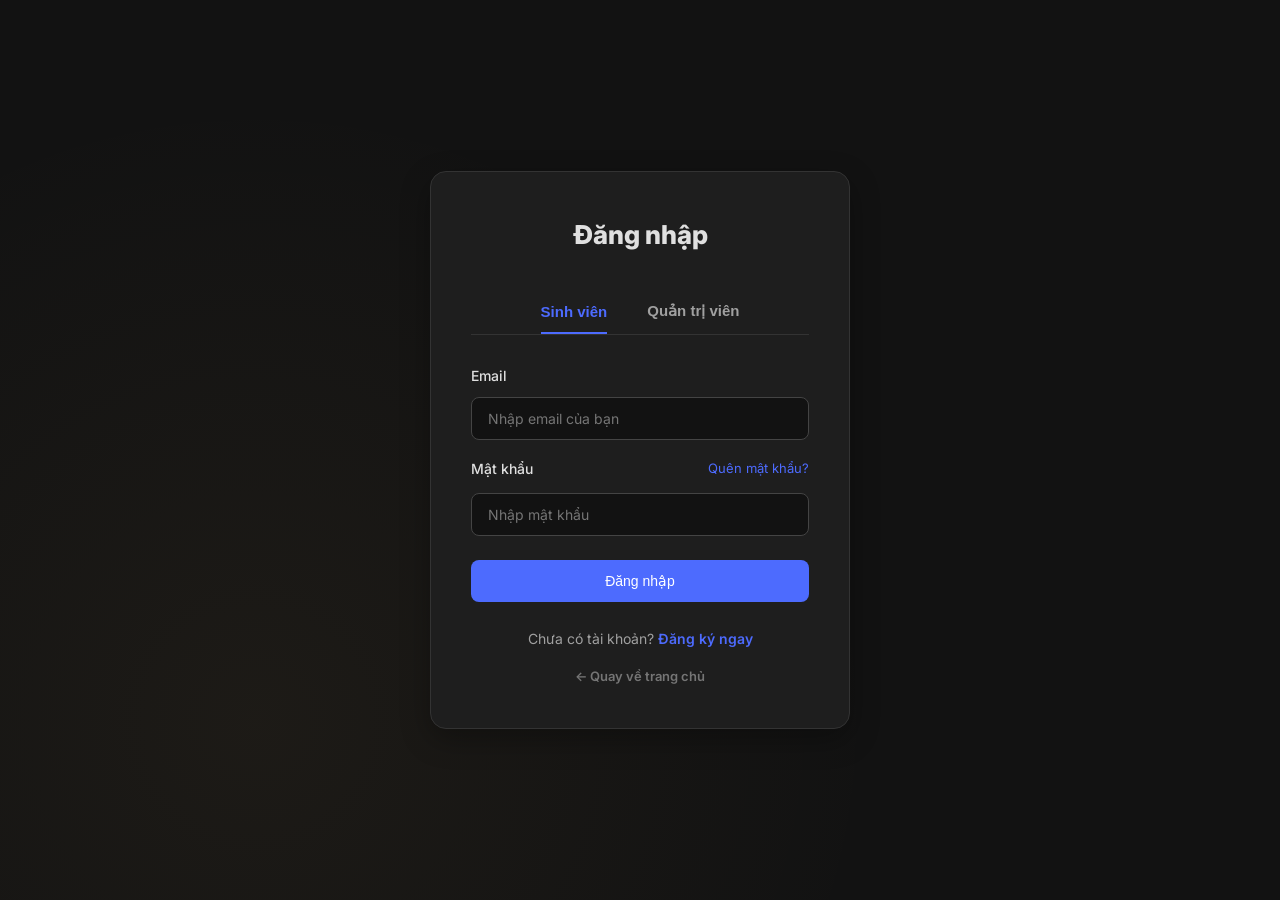
<file: frontend/danh-gia.html>
<!DOCTYPE html>
<html lang="vi">
<head>
    <meta charset="UTF-8">
    <meta name="viewport" content="width=device-width, initial-scale=1.0">
    <title>Đánh giá thành viên - StudyGroup</title>
    <link href="https://fonts.googleapis.com/css2?family=Inter:wght@400;500;600;700;800&display=swap" rel="stylesheet">
    <link rel="stylesheet" href="css/main.css">
    <link rel="stylesheet" href="css/danh-gia.css">
    <style>
        /* CSS TÙY CHỈNH TỐI GIẢN CHO TRANG ĐÁNH GIÁ */
        .eval-container {
            max-width: 800px;
            margin: 0 auto;
            padding: 48px 20px;
        }
        
        .page-header {
            margin-bottom: 32px;
            border-bottom: 1px solid var(--border-light);
            padding-bottom: 16px;
        }
        
        .page-header h1 {
            font-size: 28px;
            font-weight: 800;
            color: var(--text-primary);
            margin-bottom: 8px;
        }
        
        .page-header p {
            font-size: 15px;
            color: var(--text-secondary);
        }

        /* Phần chọn nhóm gọn gàng */
        .selector-group {
            margin-bottom: 24px;
        }

        .selector-group label {
            display: block;
            font-size: 14px;
            font-weight: 600;
            color: var(--text-primary);
            margin-bottom: 8px;
            text-transform: uppercase;
            letter-spacing: 0.5px;
        }

        .selector-group select {
            width: 100%;
            padding: 14px 16px;
            background: var(--bg-card);
            border: 1px solid var(--border);
            border-radius: var(--radius-md);
            color: var(--text-primary);
            font-size: 15px;
            outline: none;
            cursor: pointer;
            transition: border-color 0.2s;
            appearance: none; /* Xóa mũi tên mặc định của trình duyệt */
            -webkit-appearance: none;
            /* Thêm mũi tên tùy chỉnh bằng background image */
            background-image: url("data:image/svg+xml;charset=US-ASCII,%3Csvg%20xmlns%3D%22http%3A%2F%2Fwww.w3.org%2F2000%2Fsvg%22%20width%3D%22292.4%22%20height%3D%22292.4%22%3E%3Cpath%20fill%3D%22%23888%22%20d%3D%22M287%2069.4a17.6%2017.6%200%200%200-13-5.4H18.4c-5%200-9.3%201.8-12.9%205.4A17.6%2017.6%200%200%200%200%2082.2c0%205%201.8%209.3%205.4%2012.9l128%20127.9c3.6%203.6%207.8%205.4%2012.8%205.4s9.2-1.8%2012.8-5.4L287%2095c3.5-3.5%205.4-7.8%205.4-12.8%200-5-1.9-9.2-5.5-12.8z%22%2F%3E%3C%2Fsvg%3E");
            background-repeat: no-repeat;
            background-position: right 16px top 50%;
            background-size: 12px auto;
        }

        .selector-group select:focus {
            border-color: var(--primary);
        }

        /* Hướng dẫn dạng text chìm, không khung */
        .guide-text {
            font-size: 14px;
            color: var(--text-muted);
            line-height: 1.6;
            margin-bottom: 32px;
            padding-left: 12px;
            border-left: 2px solid var(--border);
        }
    </style>
</head>
<body>
    <header class="header">
        <div class="container">
            <div class="logo"><a href="index.html">StudyGroup</a></div>
            <nav class="nav">
                <a href="index.html">Khám phá</a>
                <a href="nhom-cua-ban.html">Nhóm của bạn</a>
                <a href="ho-so.html">Hồ sơ</a>
                <a href="danh-gia.html" class="active">Đánh giá</a>
            </nav>
            <div id="user-menu"></div>
        </div>
    </header>

    <main class="eval-container">
        <div class="page-header">
            <h1>Đánh giá thành viên</h1>
            <p>Chỉ những nhóm đã kết thúc hoạt động mới có thể đánh giá.</p>
        </div>

        <!-- KHỐI CHỌN NHÓM -->
        <div class="selector-group">
            <label>Chọn nhóm đã kết thúc để đánh giá</label>
            <select id="chon-nhom" onchange="doiNhom()">
                <option value="">-- Đang tải danh sách --</option>
            </select>
        </div>

        <!-- HƯỚNG DẪN DẠNG TEXT GỌN -->
        <div class="guide-text">
            Đánh giá của bạn sẽ được ẩn danh. Hãy đánh giá khách quan dựa trên đóng góp thực tế của thành viên đó trong suốt quá trình làm việc nhóm.
        </div>

        <!-- Nơi JS render danh sách thành viên -->
        <div class="thanh-vien-list" id="list-nhom-danh-gia"></div>

        <!-- Trạng thái trống -->
        <div class="empty-state" id="empty-state-page" style="display: none; text-align: center; padding: 40px 20px; color: var(--text-muted); background: var(--bg-card); border-radius: var(--radius-md);">
            <p style="font-size: 15px;">Bạn chưa có nhóm nào kết thúc hoạt động để đánh giá.</p>
        </div>
    </main>

    <footer class="footer">
        <div class="container"><p>© 2026 StudyGroup. Hệ thống ghép nhóm học tập.</p></div>
    </footer>

    <!-- MODAL ĐÁNH GIÁ (Giữ nguyên giao diện modal của bạn) -->
    <div id="modal-danh-gia" style="display: none; position: fixed; inset: 0; background: rgba(0, 0, 0, 0.8); backdrop-filter: blur(6px); z-index: 9999; align-items: center; justify-content: center; padding: 20px;">
        <div style="background: var(--bg-card); border-radius: var(--radius-xl); width: 100%; max-width: 600px; max-height: 90vh; display: flex; flex-direction: column; border: 1px solid var(--border-light); box-shadow: var(--shadow-lg); animation: modalFadeIn 0.3s ease;">
            
            <div style="padding: 24px; border-bottom: 1px solid var(--border-light); display: flex; justify-content: space-between; align-items: flex-start;">
                <div>
                    <h2 style="font-size: 22px; font-weight: 700; color: var(--text-primary); margin-bottom: 6px;">Đánh giá thành viên</h2>
                    <div style="font-size: 14px; color: var(--primary); font-weight: 500;" id="modal-ten-nguoi-duoc-dg">Đánh giá: ...</div>
                </div>
                <button onclick="closeModal()" style="background: transparent; border: none; color: var(--text-secondary); font-size: 24px; cursor: pointer; line-height: 1;">&times;</button>
            </div>

            <div style="padding: 24px; overflow-y: auto; flex: 1;">
                <div style="display: flex; flex-direction: column; gap: 20px;">
                    <!-- Thái độ -->
                    <div style="display: flex; justify-content: space-between; align-items: center; border-bottom: 1px dashed var(--border-light); padding-bottom: 16px;">
                        <div>
                            <div style="font-weight: 600; color: var(--text-primary);">Thái độ</div>
                            <div style="font-size: 13px; color: var(--text-secondary);">Tinh thần học tập, tham gia tích cực</div>
                        </div>
                        <div class="star-rating" data-tieu-chi="thai-do" style="display: flex; gap: 8px; font-size: 24px; cursor: pointer; color: var(--text-muted);">
                            <span class="star" data-value="1">★</span><span class="star" data-value="2">★</span><span class="star" data-value="3">★</span><span class="star" data-value="4">★</span><span class="star" data-value="5">★</span>
                        </div>
                    </div>

                    <!-- Đóng góp -->
                    <div style="display: flex; justify-content: space-between; align-items: center; border-bottom: 1px dashed var(--border-light); padding-bottom: 16px;">
                        <div>
                            <div style="font-weight: 600; color: var(--text-primary);">Đóng góp</div>
                            <div style="font-size: 13px; color: var(--text-secondary);">Chất lượng và khối lượng công việc</div>
                        </div>
                        <div class="star-rating" data-tieu-chi="dong-gop" style="display: flex; gap: 8px; font-size: 24px; cursor: pointer; color: var(--text-muted);">
                            <span class="star" data-value="1">★</span><span class="star" data-value="2">★</span><span class="star" data-value="3">★</span><span class="star" data-value="4">★</span><span class="star" data-value="5">★</span>
                        </div>
                    </div>

                    <!-- Giao tiếp -->
                    <div style="display: flex; justify-content: space-between; align-items: center; border-bottom: 1px dashed var(--border-light); padding-bottom: 16px;">
                        <div>
                            <div style="font-weight: 600; color: var(--text-primary);">Giao tiếp</div>
                            <div style="font-size: 13px; color: var(--text-secondary);">Phối hợp, trao đổi trong nhóm</div>
                        </div>
                        <div class="star-rating" data-tieu-chi="giao-tiep" style="display: flex; gap: 8px; font-size: 24px; cursor: pointer; color: var(--text-muted);">
                            <span class="star" data-value="1">★</span><span class="star" data-value="2">★</span><span class="star" data-value="3">★</span><span class="star" data-value="4">★</span><span class="star" data-value="5">★</span>
                        </div>
                    </div>

                    <!-- Đúng hạn -->
                    <div style="display: flex; justify-content: space-between; align-items: center; border-bottom: 1px dashed var(--border-light); padding-bottom: 16px;">
                        <div>
                            <div style="font-weight: 600; color: var(--text-primary);">Đúng hạn</div>
                            <div style="font-size: 13px; color: var(--text-secondary);">Hoàn thành task đúng thời gian</div>
                        </div>
                        <div class="star-rating" data-tieu-chi="dung-han" style="display: flex; gap: 8px; font-size: 24px; cursor: pointer; color: var(--text-muted);">
                            <span class="star" data-value="1">★</span><span class="star" data-value="2">★</span><span class="star" data-value="3">★</span><span class="star" data-value="4">★</span><span class="star" data-value="5">★</span>
                        </div>
                    </div>
                </div>

                <div style="margin-top: 24px;">
                    <label style="display: block; font-weight: 600; margin-bottom: 8px; color: var(--text-primary);">Nhận xét thêm (Tùy chọn)</label>
                    <textarea id="nhan-xet" style="width: 100%; padding: 12px; background: var(--bg-main); border: 1px solid var(--border); border-radius: var(--radius-md); color: var(--text-primary); font-family: inherit; resize: vertical; min-height: 80px;" placeholder="Nhận xét về thái độ và đóng góp của thành viên này..."></textarea>
                    <div style="text-align: right; font-size: 12px; color: var(--text-muted); margin-top: 4px;"><span id="char-count">0</span>/500</div>
                </div>
            </div>

            <div style="padding: 20px 24px; border-top: 1px solid var(--border-light); display: flex; justify-content: flex-end; gap: 12px; background: var(--bg-main); border-bottom-left-radius: var(--radius-xl); border-bottom-right-radius: var(--radius-xl);">
                <button class="btn btn-secondary" onclick="closeModal()">Hủy</button>
                <button class="btn btn-primary" onclick="submitDanhGia()">Gửi đánh giá</button>
            </div>
        </div>
    </div>

    <script src="js/main.js"></script>
    <script src="js/danh-gia.js"></script>
</body>
</html>
</file>
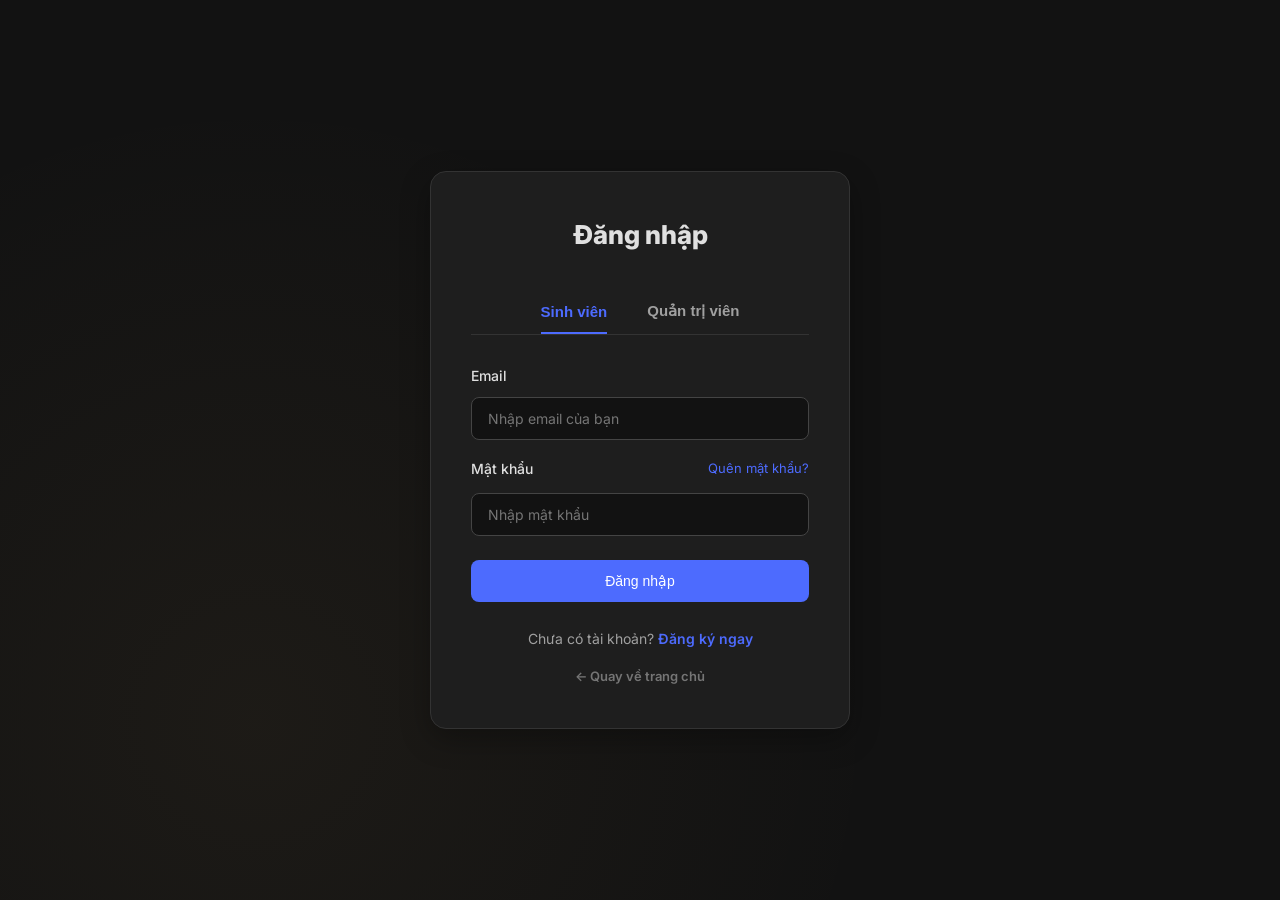
<file: frontend/ho-so.html>
<!DOCTYPE html>
<html lang="vi">
<head>
    <meta charset="UTF-8">
    <meta name="viewport" content="width=device-width, initial-scale=1.0">
    <title>Hồ sơ cá nhân - StudyGroup</title>
    <link href="https://fonts.googleapis.com/css2?family=Inter:wght@400;500;600;700;800&display=swap" rel="stylesheet">
    <link rel="stylesheet" href="css/main.css">
    <link rel="stylesheet" href="css/ho-so.css">
</head>
<body>
    <header class="header">
        <div class="container">
            <div class="logo"><a href="index.html">StudyGroup</a></div>
            <nav class="nav">
                <a href="index.html">Khám phá</a>
                <a href="nhom-cua-ban.html">Nhóm của bạn</a>
                <a href="ho-so.html" class="active">Hồ sơ</a>
                <a href="danh-gia.html">Đánh giá</a>
            </nav>
            <div id="user-menu"></div>
        </div>
    </header>

    <main class="container">
        <section class="profile-header">
            <div class="profile-avatar-wrapper" style="position: relative; cursor: pointer;" onclick="document.getElementById('avatar-input').click()">
                <img id="header-avatar" src="https://api.dicebear.com/7.x/adventurer/svg?seed=Felix" alt="Avatar" class="profile-avatar">
                <div style="position: absolute; bottom: 0; right: 0; background: var(--primary); color: white; padding: 4px 8px; border-radius: 10px; font-size: 10px; font-weight: bold;">Sửa</div>
                <input type="file" id="avatar-input" accept="image/*" style="display: none;" onchange="uploadAvatar(this)">
            </div>
            <div class="profile-info">
                <h1 class="profile-name" id="header-ho-ten">Đang tải...</h1>
                <p class="profile-subtitle" id="header-subtitle">Sinh viên</p>
                
                <div style="margin-top: 12px; display: flex; align-items: center; gap: 12px; flex-wrap: wrap;">
                    <div style="background: var(--bg-card); border: 1px solid var(--border); padding: 6px 14px; border-radius: var(--radius-md); font-size: 14px; font-weight: 600; color: var(--primary);">
                        MSSV: <span id="header-mssv">---</span>
                    </div>
                    <div class="profile-trust" style="background: var(--bg-card); border: 1px solid var(--border); padding: 6px 14px; border-radius: var(--radius-md); display: inline-flex; align-items: center; gap: 8px;">
                        <span class="trust-score-value" id="header-uy-tin" style="color: #F59E0B; font-weight: 800; font-size: 16px; line-height: 1;">5.0</span>
                        <span class="trust-score-label" style="color: var(--text-secondary); font-size: 13px; font-weight: 600; line-height: 1;">Điểm uy tín</span>
                    </div>
                </div>
            </div>
        </section>

        <!-- THANH TABS (ĐÃ THÊM TAB HỖ TRỢ) -->
        <div class="tabs">
            <button class="tab active" data-tab="thong-tin">Thông tin</button>
            <button class="tab" data-tab="ky-nang">Kỹ năng</button>
            <button class="tab" data-tab="so-thich">Sở thích</button>
            <button class="tab" data-tab="bang-cap">Bằng cấp</button>
            <button class="tab" data-tab="lich-ranh">Lịch rảnh</button>
            <button class="tab" data-tab="lich-su">Lịch sử nhóm</button>
            <button class="tab" data-tab="ho-tro">Hỗ trợ</button>
        </div>

        <!-- TAB THÔNG TIN -->
        <div class="tab-content" id="tab-thong-tin">
            <div style="display: flex; justify-content: flex-end; margin-bottom: var(--space-4);">
                <button class="btn btn-secondary" id="btn-sua-ho-so" onclick="suaHoSo()">Chỉnh sửa thông tin</button>
            </div>
            <div class="info-grid">
                <div class="info-card">
                    <div style="display: flex; justify-content: space-between; align-items: center; border-bottom: 1px solid var(--border-light); padding-bottom: 12px; margin-bottom: 12px;">
                        <h3 class="info-card-title" style="border: none; padding: 0; margin: 0;">Thông tin cá nhân</h3>
                        <button class="btn btn-secondary btn-sm" onclick="moModalDoiMatKhau()">Đổi mật khẩu</button>
                    </div>
                    <div class="info-row"><span class="info-label">Mã sinh viên</span><span class="info-value" id="view-mssv" style="color: var(--primary); font-weight: bold;">...</span></div>
                    <div class="info-row"><span class="info-label">Email</span><span class="info-value" id="view-email">...</span></div>
                </div>
                <div class="info-card">
                    <h3 class="info-card-title">Thông tin học tập</h3>
                    <div class="info-row"><span class="info-label">Chuyên ngành</span><span class="info-value" id="view-chuyen-nganh">...</span></div>
                    <div class="info-row"><span class="info-label">Niên khóa</span><span class="info-value" id="view-nien-khoa">...</span></div>
                    <div class="info-row"><span class="info-label">Lớp sinh hoạt</span><span class="info-value" id="view-lop-sinh-hoat">...</span></div>
                </div>
            </div>
            <div class="info-card info-card-full" style="margin-top: var(--space-5);">
                <h3 class="info-card-title">Giới thiệu bản thân</h3>
                <p class="info-bio" id="view-bio">...</p>
            </div>
        </div>

        <!-- FORM CHỈNH SỬA -->
        <div class="info-card info-card-full" id="edit-form" style="display: none; margin-top: var(--space-5);">
            <h3 class="info-card-title">Chỉnh sửa Hồ sơ</h3>
            <div class="form-group" style="margin-bottom: 16px;">
                <label class="form-label">Mã sinh viên (Không thể thay đổi)</label>
                <input type="text" class="form-input" id="input-mssv" readonly style="background: var(--bg-hover); cursor: not-allowed;">
            </div>
            <div class="info-grid" style="margin-top: var(--space-4);">
                <div class="form-group">
                    <label class="form-label">Chuyên ngành</label>
                    <select class="form-select" id="input-chuyen-nganh">
                        <option value="">-- Chọn chuyên ngành --</option>
                        <option value="Công nghệ thông tin">Công nghệ thông tin</option>
                        <option value="Kỹ thuật phần mềm">Kỹ thuật phần mềm</option>
                        <option value="Hệ thống thông tin">Hệ thống thông tin</option>
                        <option value="Khoa học máy tính">Khoa học máy tính</option>
                        <option value="Mạng máy tính và truyền thông dữ liệu">Mạng máy tính và truyền thông dữ liệu</option>
                        <option value="An toàn thông tin">An toàn thông tin</option>
                        <option value="Trí tuệ nhân tạo">Trí tuệ nhân tạo</option>
                        <option value="Truyền thông đa phương tiện">Truyền thông đa phương tiện</option>
                    </select>
                </div>
                <div class="form-group">
                    <label class="form-label">Niên khóa</label>
                    <select class="form-select" id="input-nien-khoa"><option value="">-- Chọn niên khóa --</option></select>
                </div>
                <div class="form-group">
                    <label class="form-label">Lớp sinh hoạt</label>
                    <input type="text" class="form-input" id="input-lop-sinh-hoat" placeholder="VD: ATTT-K48A">
                </div>
                <div class="form-group">
                    <label class="form-label">GPA (Hệ 4.0)</label>
                    <input type="number" step="0.01" min="0" max="4" class="form-input" id="input-gpa" placeholder="VD: 3.5">
                </div>
            </div>
            <div class="form-group" style="margin-top: var(--space-4);">
                <label class="form-label">Giới thiệu bản thân</label>
                <textarea class="form-textarea" id="input-bio" rows="4"></textarea>
            </div>
            <div style="display: flex; gap: 12px; justify-content: flex-end; margin-top: var(--space-5);">
                <button class="btn btn-secondary" onclick="huyChinhSua()">Hủy</button>
                <button class="btn btn-primary" onclick="luuHoSo()" id="btn-luu">Lưu thay đổi</button>
            </div>
        </div>

        <!-- CÁC TAB KHÁC -->
        <div class="tab-content" id="tab-ky-nang" style="display: none;"><div class="info-card info-card-full"><h3 class="info-card-title" style="margin-bottom: var(--space-4);">Kỹ năng Lập trình & Ngoại ngữ</h3><div id="list-ky-nang"></div></div></div>
        <div class="tab-content" id="tab-so-thich" style="display: none;"><div class="info-card info-card-full"><h3 class="info-card-title" style="margin-bottom: var(--space-4);">Sở thích cá nhân</h3><div id="list-so-thich"></div></div></div>
        <div class="tab-content" id="tab-bang-cap" style="display: none;"><div class="info-card info-card-full"><div style="display: flex; justify-content: space-between; align-items: center; margin-bottom: var(--space-4);"><h3 class="info-card-title" style="margin-bottom: 0; border: none; padding: 0;">Bằng cấp & Chứng chỉ</h3><button class="btn btn-primary btn-sm" onclick="moModalBangCap()">+ Thêm bằng cấp</button></div><div id="list-bang-cap" style="display: grid; grid-template-columns: repeat(auto-fill, minmax(250px, 1fr)); gap: 16px;"></div></div></div>
        <div class="tab-content" id="tab-lich-ranh" style="display: none;"><div class="info-card info-card-full"><h3 class="info-card-title">Lịch rảnh của bạn</h3><div class="lich-ranh-grid" id="lich-ranh-grid" style="display: grid; grid-template-columns: 80px repeat(7, 1fr); gap: 8px; text-align: center; margin-bottom: 16px;"></div></div></div>

        <!-- TAB LỊCH SỬ NHÓM -->
        <div class="tab-content" id="tab-lich-su" style="display: none;">
            <div class="info-card info-card-full">
                <h3 class="info-card-title" style="margin-bottom: var(--space-4);">Lịch sử tham gia nhóm</h3>
                <div id="list-lich-su-nhom" style="display: flex; flex-direction: column; gap: 16px;"></div>
            </div>
        </div>

        <!-- TAB LỊCH SỬ HỖ TRỢ (MỚI THÊM) -->
        <div class="tab-content" id="tab-ho-tro" style="display: none;">
            <div class="info-card info-card-full">
                <h3 class="info-card-title" style="margin-bottom: var(--space-4);">Lịch sử Yêu cầu Hỗ trợ</h3>
                <div id="list-ho-tro-cua-toi" style="display: flex; flex-direction: column; gap: 16px;"></div>
            </div>
        </div>
    </main>

    <!-- MODAL THÊM BẰNG CẤP -->
    <div id="modal-bang-cap" style="display: none; position: fixed; inset: 0; background: rgba(0,0,0,0.5); z-index: 9999; align-items: center; justify-content: center;">
        <div style="background: var(--bg-card); padding: 24px; border-radius: var(--radius-xl); width: 100%; max-width: 400px;">
            <h3 style="margin-bottom: 16px; color: var(--text-primary);">Thêm Bằng cấp</h3>
            <div class="form-group" style="margin-bottom: 12px;"><label class="form-label">Loại bằng cấp</label><select class="form-select" id="select-bang-cap"></select></div>
            <div class="form-group" style="margin-bottom: 12px;"><label class="form-label">Điểm số / Xếp loại</label><input type="text" class="form-input" id="input-diem-bc" placeholder="VD: 7.0"></div>
            <div class="form-group" style="margin-bottom: 24px;"><label class="form-label">Ngày cấp</label><input type="date" class="form-input" id="input-ngay-bc"></div>
            <div style="display: flex; gap: 10px; justify-content: flex-end;"><button class="btn btn-secondary" onclick="dongModal('modal-bang-cap')">Hủy</button><button class="btn btn-primary" onclick="luuBangCap()">Thêm</button></div>
        </div>
    </div>

    <!-- MODAL ĐỔI MẬT KHẨU -->
    <div id="modal-doi-mat-khau" style="display: none; position: fixed; inset: 0; background: rgba(0,0,0,0.75); backdrop-filter: blur(6px); z-index: 9999; align-items: center; justify-content: center;">
        <div style="background: var(--bg-card); padding: 24px; border-radius: var(--radius-xl); width: 100%; max-width: 400px; border: 1px solid var(--border-light); box-shadow: var(--shadow-lg);">
            <h3 style="margin-bottom: 20px; color: var(--text-primary); font-size: 20px; font-weight: 700;">Đổi mật khẩu</h3>
            <div class="form-group" style="margin-bottom: 16px;">
                <label class="form-label">Mật khẩu hiện tại *</label>
                <input type="password" class="form-input" id="input-pass-cu" placeholder="Nhập mật khẩu đang sử dụng">
            </div>
            <div class="form-group" style="margin-bottom: 16px;">
                <label class="form-label">Mật khẩu mới *</label>
                <input type="password" class="form-input" id="input-pass-moi" placeholder="Ít nhất 6 ký tự">
            </div>
            <div class="form-group" style="margin-bottom: 24px;">
                <label class="form-label">Xác nhận mật khẩu mới *</label>
                <input type="password" class="form-input" id="input-pass-xac-nhan" placeholder="Nhập lại mật khẩu mới">
            </div>
            <div style="display: flex; gap: 12px; justify-content: flex-end;">
                <button class="btn btn-secondary" onclick="dongModalDoiMatKhau()">Hủy</button>
                <button class="btn btn-primary" onclick="xuLyDoiMatKhau()">Lưu thay đổi</button>
            </div>
        </div>
    </div>

    <!-- MODAL KHIẾU NẠI ĐIỂM UY TÍN -->
    <div id="modal-khieu-nai-diem" style="display: none; position: fixed; inset: 0; background: rgba(0,0,0,0.75); backdrop-filter: blur(6px); z-index: 9999; align-items: center; justify-content: center; padding: 20px;">
        <div style="background: var(--bg-card); padding: 32px; border-radius: var(--radius-xl); width: 100%; max-width: 450px; border: 1px solid var(--border-light);">
            <h2 style="margin-bottom: 8px; color: var(--text-primary);">Khiếu nại điểm uy tín</h2>
            <p style="font-size: 13px; color: var(--text-secondary); margin-bottom: 20px;">Bạn đang khiếu nại điểm của nhóm <strong id="kn-ten-nhom" style="color: var(--primary);"></strong></p>
            
            <input type="hidden" id="kn-ma-nhom">
            
            <div class="form-group" style="margin-bottom: 16px;">
                <label class="form-label">Lý do khiếu nại *</label>
                <textarea class="form-textarea" id="kn-ly-do" rows="3" placeholder="VD: Bạn cùng nhóm đánh giá sai sự thật..."></textarea>
            </div>
            
            <div class="form-group" style="margin-bottom: 24px;">
                <label class="form-label">Tải lên ảnh bằng chứng (nếu có)</label>
                <input type="file" class="form-input" id="kn-file-bang-chung" accept="image/*" style="padding: 8px;">
                <p style="font-size: 12px; color: var(--text-muted); margin-top: 4px;">Hỗ trợ ảnh JPG, PNG.</p>
            </div>
            
            <div style="display: flex; gap: 12px; justify-content: flex-end;">
                <button class="btn btn-secondary" onclick="document.getElementById('modal-khieu-nai-diem').style.display='none'">Hủy</button>
                <button class="btn btn-primary" onclick="submitKhieuNaiDiem()">Gửi Khiếu Nại</button>
            </div>
        </div>
    </div>

    <script src="js/main.js"></script>
    <script src="js/ho-so.js"></script>
</body>
</html>
</file>
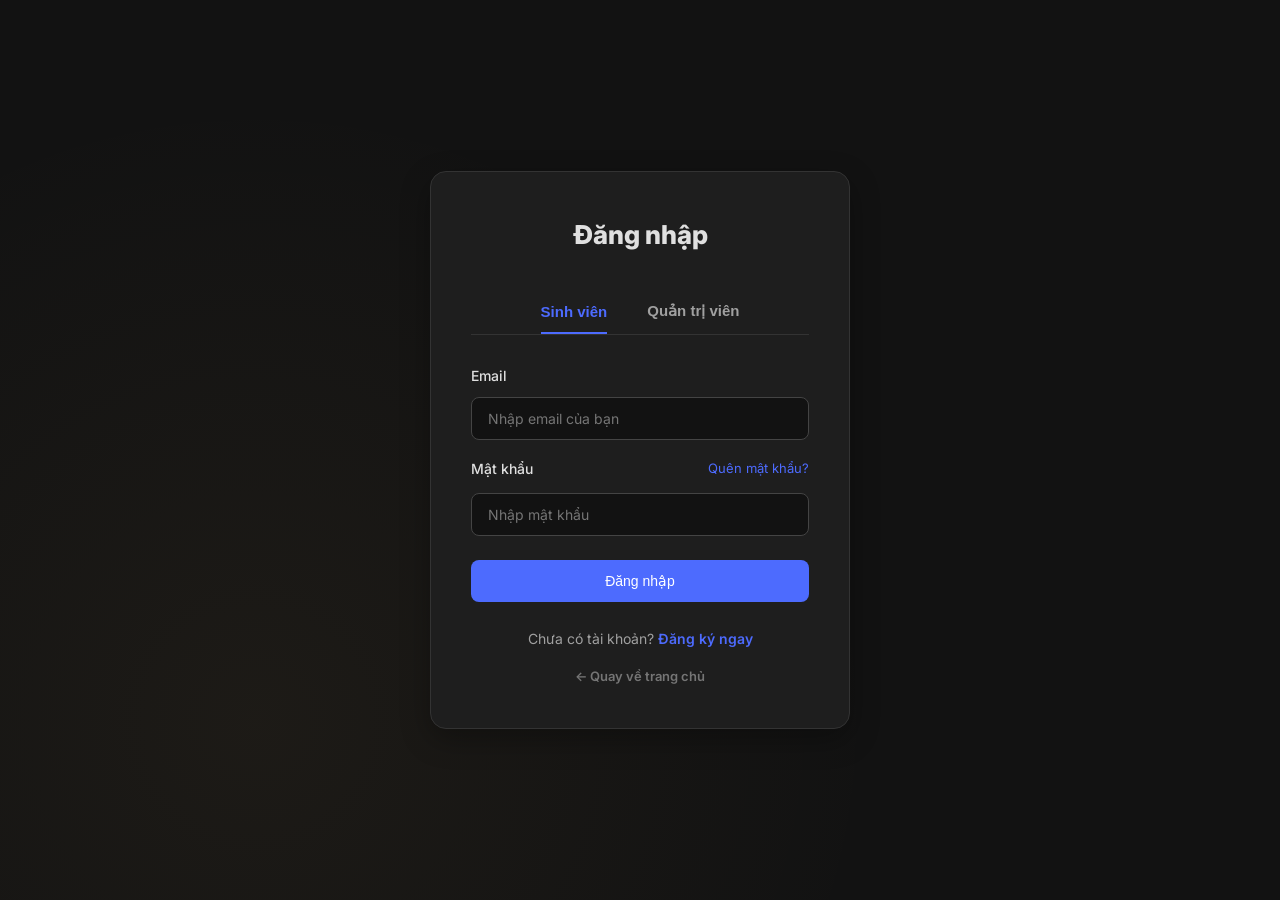
<file: frontend/nhom-cua-ban.html>
<!DOCTYPE html>
<html lang="vi">
<head>
    <meta charset="UTF-8">
    <meta name="viewport" content="width=device-width, initial-scale=1.0">
    <title>Nhóm của bạn - StudyGroup</title>
    <link href="https://fonts.googleapis.com/css2?family=Inter:wght@400;500;600;700;800&display=swap" rel="stylesheet">
    <link rel="stylesheet" href="css/main.css">
    <link rel="stylesheet" href="css/nhom.css">
    <style>
        /* CSS LÀM ĐẸP CHECKBOX */
        .dt-kn-checkbox, .dt-st-checkbox {
            appearance: none;
            -webkit-appearance: none;
            width: 16px;
            height: 16px;
            border: 1px solid var(--text-muted);
            border-radius: 4px;
            background: transparent;
            cursor: pointer;
            position: relative;
            outline: none;
            transition: all 0.2s;
            vertical-align: middle;
            margin-right: 4px;
        }

        .dt-kn-checkbox:checked, .dt-st-checkbox:checked {
            background-color: var(--primary);
            border-color: var(--primary);
        }

        .dt-kn-checkbox:checked::after, .dt-st-checkbox:checked::after {
            content: '✓';
            position: absolute;
            top: 50%;
            left: 50%;
            transform: translate(-50%, -50%);
            color: white;
            font-size: 12px;
            font-weight: bold;
        }

        label:has(.dt-kn-checkbox:checked), 
        label:has(.dt-st-checkbox:checked) {
            background: var(--bg-hover) !important;
            border-color: var(--primary) !important;
            color: var(--primary) !important;
        }
    </style>
</head>
<body>
    <header class="header">
        <div class="container">
            <div class="logo"><a href="index.html">StudyGroup</a></div>
            <nav class="nav">
                <a href="index.html">Khám phá</a>
                <a href="nhom-cua-ban.html" class="active">Nhóm của bạn</a>
                <a href="ho-so.html">Hồ sơ</a>
                <a href="danh-gia.html">Đánh giá</a>
            </nav>
            <div id="user-menu"></div>
        </div>
    </header>

    <main class="container">
        <div class="page-header">
            <div>
                <h1>Nhóm của bạn</h1>
                <p class="page-subtitle">Quản lý các nhóm học tập của bạn</p>
            </div>
            <button class="btn btn-primary" onclick="taoNhomMoi()">Tạo nhóm mới</button>
        </div>

        <div class="tabs">
            <button class="tab active" data-tab="dang-tham-gia">Đang tham gia <span class="tab-count" id="count-dang-tham-gia">0</span></button>
            <button class="tab" data-tab="da-tao">Đã tạo <span class="tab-count" id="count-da-tao">0</span></button>
            <button class="tab" data-tab="yeu-cau">Yêu cầu đã gửi <span class="tab-count" id="count-yeu-cau">0</span></button>
        </div>

        <div class="tab-content" id="tab-dang-tham-gia"><div class="nhom-list" id="list-dang-tham-gia"></div></div>
        <div class="tab-content" id="tab-da-tao" style="display: none;"><div class="nhom-list" id="list-da-tao"></div></div>
        <div class="tab-content" id="tab-yeu-cau" style="display: none;"><div class="nhom-list" id="list-yeu-cau"></div></div>
    </main>

    <footer class="footer"><div class="container"><p>© 2026 StudyGroup. Hệ thống ghép nhóm học tập.</p></div></footer>

    <!-- MODAL CHI TIẾT NHÓM -->
    <div class="modal-overlay" id="group-modal" style="display: none;">
        <div class="modal-container">
            <div class="modal-header">
                <div>
                    <h2 id="modal-title">Tên nhóm</h2>
                    <div class="modal-subtitle" id="modal-subtitle">Môn học</div>
                </div>
                <button class="modal-close" onclick="closeGroupModal()">&times;</button>
            </div>
            <div class="modal-body">
                <div class="modal-section"><h3>Mô tả nhóm</h3><p id="modal-desc">...</p></div>
                <div class="modal-section"><h3>Yêu cầu tuyển dụng</h3><div id="modal-requirements">...</div></div>
                <div class="modal-section"><h3>Thông tin khác</h3><div id="modal-other">...</div></div>
            </div>
            <div class="modal-footer" id="modal-actions"></div>
        </div>
    </div>

    <!-- MODAL TẠO NHÓM MỚI -->
    <div id="modal-tao-nhom" style="display: none; position: fixed; inset: 0; background: rgba(0, 0, 0, 0.75); backdrop-filter: blur(6px); z-index: 10000; align-items: center; justify-content: center; padding: 20px; overflow-y: auto;">
        <div style="background: var(--bg-card); padding: 32px; border-radius: var(--radius-xl); width: 100%; max-width: 600px; border: 2px solid var(--border-light); box-shadow: var(--shadow-lg); margin: auto;">
            <h2 style="margin-bottom: 8px; color: var(--text-primary); font-family: 'Georgia', serif;">Tạo Nhóm Học Tập</h2>
            <p style="color: var(--text-secondary); font-size: 14px; margin-bottom: 24px; font-style: italic;">Tạo không gian nhóm trước, bạn có thể đăng tuyển thành viên sau.</p>
            <div class="form-group" style="margin-bottom: 12px;"><label class="form-label">Tên nhóm *</label><input type="text" class="form-input" id="tao-ten-nhom" placeholder="VD: Nhóm làm đồ án Mật mã học"></div>
            <div style="display: grid; grid-template-columns: 1fr 1fr; gap: 12px; margin-bottom: 12px;">
                <div class="form-group"><label class="form-label">Môn học *</label><select class="form-select" id="tao-mon-hoc"><option value="">-- Đang tải môn học --</option></select></div>
                <div class="form-group"><label class="form-label">Lĩnh vực</label><input type="text" class="form-input" id="tao-linh-vuc" value="An toàn thông tin" readonly style="background: var(--bg-hover);"></div>
            </div>
            <div class="form-group" style="margin-bottom: 24px;"><label class="form-label">Mô tả chung</label><textarea class="form-textarea" id="tao-mo-ta" rows="3" placeholder="Giới thiệu về nhóm..."></textarea></div>
            <div style="display: flex; gap: 12px; justify-content: flex-end;"><button class="btn btn-secondary" onclick="dongModalTaoNhom()">Hủy</button><button class="btn btn-primary" onclick="xuLyTaoNhom()">Tạo nhóm</button></div>
        </div>
    </div>

    <!-- MODAL ĐĂNG TUYỂN -->
    <div id="modal-dang-tuyen" style="display: none; position: fixed; inset: 0; background: rgba(0, 0, 0, 0.75); backdrop-filter: blur(6px); z-index: 10000; align-items: center; justify-content: center; padding: 20px; overflow-y: auto;">
        <div style="background: var(--bg-card); padding: 32px; border-radius: var(--radius-xl); width: 100%; max-width: 600px; border: 2px solid var(--border-light); box-shadow: var(--shadow-lg); margin: auto;">
            <h2 style="margin-bottom: 8px; color: var(--text-primary); font-family: 'Georgia', serif;">Đăng Bài Tuyển Thành Viên</h2>
            <p style="color: var(--text-secondary); font-size: 14px; margin-bottom: 24px; font-style: italic;">Bài đăng sẽ xuất hiện trên trang Khám Phá. Điểm tương thích sẽ được tính dựa trên các yêu cầu này.</p>
            <input type="hidden" id="dang-tuyen-ma-nhom">
            
            <div style="display: grid; grid-template-columns: 1fr 1fr; gap: 12px; margin-bottom: 12px;">
                <div class="form-group"><label class="form-label">Số lượng cần tuyển</label><input type="number" class="form-input" id="dang-tuyen-so-luong" value="2" min="1"></div>
                <div class="form-group"><label class="form-label">Yêu cầu GPA tối thiểu</label><input type="number" step="0.1" class="form-input" id="dang-tuyen-gpa" placeholder="VD: 2.5" value="0"></div>
            </div>
            
            <div class="form-group" style="margin-bottom: 12px;">
                <label class="form-label">Hạn chót nhận ứng tuyển</label>
                <input type="date" class="form-input" id="dang-tuyen-han-chot">
            </div>

            <div class="form-group" style="margin-bottom: 12px;">
                <label class="form-label">Yêu cầu cứng (Ghi chú thêm)</label>
                <input type="text" class="form-input" id="dang-tuyen-yeu-cau-cung" placeholder="VD: Rảnh tối thứ 3, biết C++...">
            </div>
            
            <div class="form-group" style="margin-bottom: 12px;">
                <label class="form-label" style="font-weight: bold; color: var(--primary);">Yêu cầu Kỹ năng</label>
                <div id="dt-list-ky-nang" style="display: flex; flex-wrap: wrap; gap: 10px; padding: 12px; background: var(--bg-main); border-radius: var(--radius-md); border: 1px solid var(--border);"></div>
            </div>
            
            <div class="form-group" style="margin-bottom: 24px;">
                <label class="form-label" style="font-weight: bold; color: var(--primary);">Yêu cầu Sở thích</label>
                <div id="dt-list-so-thich" style="display: flex; flex-wrap: wrap; gap: 10px; padding: 12px; background: var(--bg-main); border-radius: var(--radius-md); border: 1px solid var(--border);"></div>
            </div>
            
            <div style="display: flex; gap: 12px; justify-content: flex-end;">
                <button class="btn btn-secondary" onclick="dongModalDangTuyen()">Hủy</button>
                <button class="btn btn-primary" onclick="xuLyDangTuyen()">Đăng tuyển ngay</button>
            </div>
        </div>
    </div>

    <!-- MODAL QUẢN LÝ NHÓM -->
    <div id="modal-quan-ly" style="display: none; position: fixed; inset: 0; background: rgba(0, 0, 0, 0.85); backdrop-filter: blur(8px); z-index: 10000; align-items: center; justify-content: center; padding: 20px;">
        <div style="background: var(--bg-main); border-radius: var(--radius-xl); width: 100%; max-width: 900px; height: 85vh; display: flex; flex-direction: column; border: 2px solid var(--border-light); box-shadow: var(--shadow-lg); overflow: hidden;">
            
            <!-- ĐÃ ĐỔI MÀU NỀN HEADER SANG TỐI -->
            <div style="background: var(--bg-card); color: var(--text-primary); padding: 24px 32px; display: flex; justify-content: space-between; align-items: center; border-bottom: 1px solid var(--border-light);">
                <div><h2 id="ql-ten-nhom" style="font-size: 24px; font-family: 'Georgia', serif; margin-bottom: 4px;">Tên nhóm</h2><div style="font-size: 14px; color: var(--text-secondary);">Môn: <span id="ql-mon-hoc"></span> | Sĩ số: <span id="ql-si-so"></span></div></div>
                
                <div style="display: flex; gap: 12px;">
                    <!-- NÚT SỬA THÔNG TIN (Nền xám viền sáng) -->
                    <button class="btn btn-secondary" onclick="moModalSuaNhom()">Sửa thông tin</button>
                    
                    <!-- NÚT GIẢI TÁN NHÓM (Nền đỏ nhạt, chữ đỏ) -->
                    <button class="btn" style="background: rgba(239, 68, 68, 0.1); color: #EF4444; border: 1px solid rgba(239, 68, 68, 0.3);" onmouseover="this.style.background='rgba(239, 68, 68, 0.2)'" onmouseout="this.style.background='rgba(239, 68, 68, 0.1)'" onclick="giaiTanNhom()">Giải tán nhóm</button>
                    
                    <!-- NÚT ĐÓNG (Nền xanh đặc) -->
                    <button class="btn btn-primary" onclick="closeModalQuanLy()">Đóng</button>
                </div>
                
            </div>
            
            <div style="display: flex; gap: 8px; padding: 16px 32px 0; background: var(--bg-card); border-bottom: 2px solid var(--border-light);">
                <button class="tab active" id="ql-tab-yc" onclick="switchQLTab('yc')">Yêu cầu chờ duyệt (<span id="ql-count-yc">0</span>)</button>
                <button class="tab" id="ql-tab-tv" onclick="switchQLTab('tv')">Thành viên (<span id="ql-count-tv">0</span>)</button>
                <button class="tab" id="ql-tab-bd" onclick="switchQLTab('bd')">Bài đăng tuyển (<span id="ql-count-bd">0</span>)</button>
            </div>
            
            <div style="flex: 1; overflow-y: auto; padding: 24px 32px; background: var(--bg-main);">
                <div id="ql-content-yc"></div>
                <div id="ql-content-tv" style="display: none;"></div>
                <div id="ql-content-bd" style="display: none;"></div>
            </div>
        </div>
    </div>

    <!-- MODAL THÔNG BÁO ĐÃ CÓ BÀI ĐĂNG -->
    <div class="modal-overlay" id="modal-da-co-bai-dang" style="display: none; z-index: 10000;">
        <div class="modal-container" style="max-width: 400px; text-align: center;">
            <div class="modal-body" style="padding: 32px 24px;">
                <h2 style="font-size: 20px; margin-bottom: 12px; color: var(--text-primary);">Thông báo</h2>
                <p style="color: var(--text-secondary); margin-bottom: 24px;">Nhóm của bạn đã có một bài đăng tuyển đang mở. Vui lòng vào Quản lý nhóm để xóa bài cũ trước khi tạo bài mới.</p>
                <button class="btn btn-primary" onclick="document.getElementById('modal-da-co-bai-dang').style.display='none'">Đã hiểu</button>
            </div>
        </div>
    </div>

    <!-- MODAL XEM HỒ SƠ ỨNG VIÊN -->
    <div id="modal-xem-ho-so" style="display: none; position: fixed; inset: 0; background: rgba(0,0,0,0.75); backdrop-filter: blur(6px); z-index: 10000; align-items: center; justify-content: center; padding: 20px;">
        <div style="background: var(--bg-card); border-radius: var(--radius-xl); width: 100%; max-width: 600px; max-height: 90vh; display: flex; flex-direction: column; border: 1px solid var(--border-light); box-shadow: var(--shadow-lg);">
            
            <div style="padding: 20px 24px; border-bottom: 1px solid var(--border-light); display: flex; justify-content: space-between; align-items: center;">
                <h2 style="font-size: 20px; font-weight: 700; color: var(--text-primary);">Hồ sơ ứng viên</h2>
                <button onclick="dongModalXemHoSo()" style="background: transparent; border: none; color: var(--text-secondary); font-size: 24px; cursor: pointer;">&times;</button>
            </div>

            <div style="padding: 24px; overflow-y: auto; flex: 1;" id="noi-dung-ho-so">
                <!-- Nội dung JS sẽ render vào đây -->
            </div>

            <div style="padding: 16px 24px; border-top: 1px solid var(--border-light); display: flex; justify-content: flex-end; background: var(--bg-main); border-bottom-left-radius: var(--radius-xl); border-bottom-right-radius: var(--radius-xl);">
                <button class="btn btn-secondary" onclick="dongModalXemHoSo()">Đóng</button>
            </div>
        </div>
    </div>

    <!-- MODAL SỬA THÔNG TIN NHÓM -->
    <div id="modal-sua-nhom" style="display: none; position: fixed; inset: 0; background: rgba(0,0,0,0.75); backdrop-filter: blur(6px); z-index: 10001; align-items: center; justify-content: center; padding: 20px;">
        <div style="background: var(--bg-card); padding: 32px; border-radius: var(--radius-xl); width: 100%; max-width: 500px; border: 2px solid var(--border-light); box-shadow: var(--shadow-lg);">
            <h2 style="margin-bottom: 20px; color: var(--text-primary); font-size: 22px;">Chỉnh sửa Nhóm</h2>
            
            <div class="form-group" style="margin-bottom: 12px;">
                <label class="form-label">Tên nhóm *</label>
                <input type="text" class="form-input" id="sua-ten-nhom">
            </div>
            
            <div class="form-group" style="margin-bottom: 12px;">
                <label class="form-label">Mô tả nhóm</label>
                <textarea class="form-textarea" id="sua-mo-ta" rows="3"></textarea>
            </div>

            <div style="display: grid; grid-template-columns: 1fr 1fr; gap: 12px; margin-bottom: 12px;">
                <div class="form-group">
                    <label class="form-label">Hình thức</label>
                    <input type="text" class="form-input" id="sua-hinh-thuc">
                </div>
                <div class="form-group">
                    <label class="form-label">Địa điểm</label>
                    <input type="text" class="form-input" id="sua-dia-diem">
                </div>
            </div>
            
            <div class="form-group" style="margin-bottom: 24px;">
                <label class="form-label">Sĩ số tối đa *</label>
                <input type="number" class="form-input" id="sua-si-so" min="2">
            </div>
            
            <div style="display: flex; gap: 12px; justify-content: flex-end;">
                <button class="btn btn-secondary" onclick="dongModalSuaNhom()">Hủy</button>
                <button class="btn btn-primary" onclick="xuLySuaNhom()">Lưu thay đổi</button>
            </div>
        </div>
    </div>

    <script src="js/main.js"></script>
    <script src="js/nhom.js"></script>
</body>
</html>
</file>
<file: frontend/css/main.css>
:root {
    --bg-main: #121212; --bg-card: #1E1E1E; --bg-hover: #2C2C2C; --bg-subtle: #333333;
    --text-primary: #E0E0E0; --text-secondary: #A0A0A0; --text-muted: #757575; --text-inverse: #FFFFFF;
    --primary: #4D6BFE; --primary-dark: #3B53D9; --primary-light: rgba(77, 107, 254, 0.15);
    --secondary: #10B981; --border-light: #333333; --border: #444444;
    --radius-md: 8px; --radius-lg: 12px; --radius-xl: 16px; --radius-full: 9999px;
    --transition-base: 250ms ease-in-out;
    --space-1: 4px; --space-2: 8px; --space-3: 12px; --space-4: 16px; --space-5: 20px; --space-6: 24px; --space-8: 32px; --space-10: 40px; --space-12: 48px;
}
* { margin: 0; padding: 0; box-sizing: border-box; }
body { font-family: 'Inter', -apple-system, sans-serif; background: var(--bg-main); color: var(--text-primary); line-height: 1.8; font-size: 15px; -webkit-font-smoothing: antialiased; }
a { color: var(--primary); text-decoration: none; }
.container { max-width: 1200px; margin: 0 auto; padding: 0 24px; }

/* HEADER */
.header { background: rgba(18, 18, 18, 0.85); backdrop-filter: blur(12px); border-bottom: 1px solid var(--border-light); position: sticky; top: 0; z-index: 100; }
.header .container { display: flex; align-items: center; justify-content: space-between; height: 72px; }
.logo a { font-size: 22px; font-weight: 700; color: var(--text-primary); }
.nav { display: flex; gap: 6px; background: var(--bg-card); padding: 6px; border-radius: var(--radius-lg); border: 1px solid var(--border-light); }
.nav a { padding: 8px 20px; color: var(--text-secondary); font-weight: 500; font-size: 14px; border-radius: var(--radius-md); }
.nav a.active { background: var(--primary-light); color: #7B93FF; font-weight: 600; }
.user-menu { display: flex; align-items: center; gap: 12px; padding: 6px 16px 6px 6px; border-radius: var(--radius-full); border: 1px solid var(--border-light); background: var(--bg-card); cursor: pointer; }
.avatar { width: 36px; height: 36px; border-radius: var(--radius-full); object-fit: cover; }

/* BUTTONS */
.btn { display: inline-flex; align-items: center; justify-content: center; gap: 8px; padding: 12px 24px; font-size: 14px; font-weight: 500; border-radius: var(--radius-md); border: 1px solid transparent; cursor: pointer; transition: all var(--transition-base); }
.btn-primary { background: var(--primary); color: var(--text-inverse); }
.btn-primary:hover { background: var(--primary-dark); }
.btn-secondary { background: var(--bg-card); color: var(--text-primary); border-color: var(--border); }
.btn-secondary:hover { background: var(--bg-hover); }
.btn-sm { padding: 8px 16px; font-size: 13px; }

/* FORM */
.form-group { display: flex; flex-direction: column; gap: 8px; }
.form-label { font-size: 14px; font-weight: 500; }
.form-input, .form-select, .form-textarea { width: 100%; padding: 12px 16px; font-family: inherit; font-size: 14px; color: var(--text-primary); background: var(--bg-main); border: 1px solid var(--border); border-radius: var(--radius-md); outline: none; }
.form-input:focus { border-color: var(--primary); }

/* FOOTER */
.footer { border-top: 1px solid var(--border-light); padding: 32px 0; margin-top: 56px; text-align: center; color: var(--text-muted); font-size: 14px; }

/* TOAST */
.toast-container { position: fixed; top: 24px; right: 24px; z-index: 9999; display: flex; flex-direction: column; gap: 12px; }
.toast { background: var(--bg-card); color: var(--text-primary); padding: 16px 20px; border-radius: var(--radius-md); border-left: 4px solid var(--primary); font-size: 14px; font-weight: 500; display: flex; align-items: center; gap: 10px; min-width: 280px; animation: slideInRight 0.3s ease forwards; }
@keyframes slideInRight { from { transform: translateX(100%); opacity: 0; } to { transform: translateX(0); opacity: 1; } }

/* =====================================================
   STANDARD MODAL
   ===================================================== */
.modal-overlay { position: fixed; inset: 0; background: rgba(0, 0, 0, 0.75); backdrop-filter: blur(6px); z-index: 1000; display: flex; align-items: center; justify-content: center; padding: 20px; }
.modal-container { background: var(--bg-card); border: 1px solid var(--border-light); border-radius: var(--radius-xl); width: 100%; max-width: 600px; max-height: 90vh; display: flex; flex-direction: column; box-shadow: 0 20px 40px rgba(0,0,0,0.5); animation: modalFadeIn 0.3s ease; }
@keyframes modalFadeIn { from { opacity: 0; transform: translateY(20px) scale(0.95); } to { opacity: 1; transform: translateY(0) scale(1); } }
.modal-header { padding: 24px; border-bottom: 1px solid var(--border-light); display: flex; justify-content: space-between; align-items: flex-start; }
.modal-header h2 { font-size: 22px; font-weight: 700; color: var(--text-primary); margin-bottom: 6px; }
.modal-subtitle { font-size: 14px; color: var(--primary); font-weight: 500; }
.modal-close { background: transparent; border: none; color: var(--text-secondary); font-size: 24px; cursor: pointer; line-height: 1; transition: color 0.2s; }
.modal-close:hover { color: var(--text-primary); }
.modal-body { padding: 24px; overflow-y: auto; display: flex; flex-direction: column; gap: 24px; }
.modal-section h3 { font-size: 14px; color: var(--text-secondary); text-transform: uppercase; margin-bottom: 8px; letter-spacing: 0.05em; font-weight: 600; }
.modal-section p { font-size: 15px; color: var(--text-primary); line-height: 1.7; }
.modal-footer { padding: 20px 24px; border-top: 1px solid var(--border-light); display: flex; justify-content: flex-end; gap: 12px; background: var(--bg-main); border-bottom-left-radius: var(--radius-xl); border-bottom-right-radius: var(--radius-xl); }
</file>
<file: frontend/css/kham_pha.css>
.hero { text-align: center; padding: var(--space-10) 0 var(--space-8); }
.hero h1 { font-size: 32px; font-weight: 700; color: var(--text-primary); margin-bottom: var(--space-3); }
.hero p { color: var(--text-secondary); font-size: 16px; max-width: 600px; margin: 0 auto; }

.filters { background: var(--bg-card); border-radius: var(--radius-xl); padding: var(--space-5); border: 1px solid var(--border-light); margin-bottom: var(--space-6); }
.filter-row { display: grid; grid-template-columns: 1fr 1fr 1fr auto; gap: var(--space-4); align-items: end; }

.results { margin-top: var(--space-6); }
.results-header { display: flex; justify-content: space-between; align-items: center; margin-bottom: var(--space-5); border-bottom: 1px solid var(--border-light); padding-bottom: 12px; }
.results-header h2 { font-size: 20px; font-weight: 600; }
.results-count { color: var(--text-secondary); font-size: 14px; font-weight: 500; padding: 4px 12px; background: var(--bg-hover); border-radius: var(--radius-md); }

.group-list { display: grid; grid-template-columns: repeat(3, 1fr); gap: 24px; }

.group-card { background: var(--bg-card); border-radius: var(--radius-lg); padding: 24px; border: 1px solid var(--border-light); display: flex; flex-direction: column; gap: 16px; cursor: pointer; box-shadow: 0 2px 4px rgba(0,0,0,0.2); transition: transform 0.2s, box-shadow 0.2s; }
.group-card:hover { transform: translateY(-4px); box-shadow: 0 8px 16px rgba(0,0,0,0.4); border-color: var(--primary); }

.group-card-header { display: flex; flex-direction: column; gap: 8px; }
.group-title { font-size: 18px; font-weight: 600; color: var(--text-primary); line-height: 1.4; display: -webkit-box; -webkit-line-clamp: 2; -webkit-box-orient: vertical; overflow: hidden; }
.group-type { display: inline-block; align-self: flex-start; font-size: 12px; color: #7B93FF; font-weight: 600; padding: 4px 10px; background: var(--primary-light); border-radius: var(--radius-sm); }
.group-desc { color: var(--text-secondary); font-size: 14px; line-height: 1.6; display: -webkit-box; -webkit-line-clamp: 3; -webkit-box-orient: vertical; overflow: hidden; }
.group-meta { display: flex; flex-direction: column; gap: 8px; }
.group-meta-item { color: var(--text-secondary); font-size: 14px; }
.group-meta-item strong { color: var(--text-primary); }

.match-score { text-align: center; padding: 16px; background: var(--bg-main); border-radius: var(--radius-md); border: 1px solid var(--border-light); margin-top: auto; }
.match-score-value { font-size: 24px; font-weight: 700; color: var(--primary); }
.match-score-label { font-size: 11px; color: var(--text-muted); text-transform: uppercase; letter-spacing: 0.05em; margin-top: 4px; font-weight: 600; }
.match-score-bar { width: 100%; height: 6px; background: var(--bg-hover); border-radius: var(--radius-full); margin-top: 8px; overflow: hidden; }
.match-score-fill { height: 100%; border-radius: var(--radius-full); }

.group-actions { display: flex; gap: 12px; margin-top: 8px; }
.group-actions .btn { flex: 1; }

@media (max-width: 1024px) { .group-list { grid-template-columns: repeat(2, 1fr); } .filter-row { grid-template-columns: 1fr 1fr; } .filter-row .btn { grid-column: 1 / -1; } }
@media (max-width: 640px) { .group-list { grid-template-columns: 1fr; } .filter-row { grid-template-columns: 1fr; } }
</file>
<file: frontend/css/ho-so.css>
/* =====================================================
   TRANG HỒ SƠ CÁ NHÂN
   ===================================================== */

/* Khung Header của Hồ sơ */
.profile-header {
    display: flex;
    align-items: center;
    gap: var(--space-6);
    background: var(--bg-card);
    padding: var(--space-6) var(--space-8);
    border-radius: var(--radius-xl);
    border: 2px solid var(--border-light);
    box-shadow: var(--shadow-sm);
    margin: var(--space-8) 0 var(--space-6);
}

/* Avatar */
.profile-avatar {
    width: 100px;
    height: 100px;
    border-radius: 50%;
    object-fit: cover;
    background: var(--pastel-honey-bg);
    border: 4px solid var(--bg-main);
    box-shadow: var(--shadow-sm);
}

.profile-info {
    flex: 1;
}

.profile-name {
    font-size: 28px;
    font-weight: 800;
    color: var(--text-primary);
    margin-bottom: 4px;
}

.profile-subtitle {
    color: var(--text-secondary);
    font-size: 15px;
    margin-bottom: 12px;
}

/* Điểm uy tín */
.profile-trust {
    display: inline-flex;
    align-items: baseline;
    gap: 8px;
    padding: 6px 16px;
    background: var(--pastel-amber-bg);
    border-radius: var(--radius-full);
    border: 1px solid rgba(232, 185, 109, 0.4);
}

.trust-score-value {
    font-size: 20px;
    font-weight: 800;
    color: var(--pastel-amber-text);
}

.trust-score-label {
    font-size: 12px;
    font-weight: 600;
    color: var(--pastel-amber-text);
    text-transform: uppercase;
}

/* Thanh Tabs */
.tabs {
    display: flex;
    gap: 8px;
    background: var(--bg-card);
    padding: 6px;
    border-radius: var(--radius-full);
    border: 2px solid var(--border-light);
    margin-bottom: var(--space-6);
    overflow-x: auto;
}

.tab {
    padding: 10px 20px;
    background: transparent;
    border: none;
    color: var(--text-secondary);
    font-family: inherit;
    font-size: 14px;
    font-weight: 600;
    border-radius: var(--radius-full);
    cursor: pointer;
    transition: all var(--transition-base);
    white-space: nowrap;
}

.tab:hover {
    background: var(--bg-hover);
    color: var(--text-primary);
}

.tab.active {
    background: var(--primary);
    color: var(--text-inverse);
    box-shadow: 0 2px 8px rgba(122, 92, 62, 0.3);
}

/* Khung thông tin */
.info-grid {
    display: grid;
    grid-template-columns: 1fr 1fr;
    gap: var(--space-5);
}

.info-card {
    background: var(--bg-card);
    padding: var(--space-6);
    border-radius: var(--radius-xl);
    border: 2px solid var(--border-light);
    box-shadow: var(--shadow-sm);
}

.info-card-full {
    grid-column: 1 / -1;
}

.info-card-title {
    font-size: 16px;
    font-weight: 700;
    color: var(--text-primary);
    margin-bottom: var(--space-4);
    padding-bottom: var(--space-3);
    border-bottom: 2px solid var(--border-light);
    text-transform: uppercase;
    letter-spacing: 0.04em;
}

/* Từng dòng thông tin (Mã SV, Email...) */
.info-row {
    display: flex;
    justify-content: space-between; /* Đẩy label sang trái, value sang phải */
    padding: 12px 0;
    border-bottom: 1px dashed var(--border-light);
    font-size: 15px;
}

.info-row:last-child {
    border-bottom: none;
}

.info-label {
    color: var(--text-secondary);
    font-weight: 500;
}

.info-value {
    color: var(--text-primary);
    font-weight: 600;
    text-align: right;
}

.info-bio {
    font-size: 15px;
    line-height: 1.6;
    color: var(--text-primary);
}

/* Responsive cho điện thoại */
@media (max-width: 768px) {
    .profile-header {
        flex-direction: column;
        text-align: center;
        padding: var(--space-6);
    }
    .info-grid {
        grid-template-columns: 1fr;
    }
}
/* Kỹ năng Tag */
.skill-tag {
    background: var(--pastel-sage-bg);
    color: var(--pastel-sage-text);
    padding: 8px 16px;
    border-radius: var(--radius-full);
    font-weight: 600;
    font-size: 14px;
    display: inline-flex;
    align-items: center;
    gap: 8px;
    border: 1px solid rgba(122, 145, 96, 0.3);
}

.skill-level {
    font-size: 11px;
    background: #fff;
    padding: 2px 8px;
    border-radius: var(--radius-full);
    font-weight: 700;
    color: #7A9160;
}

/* Bằng cấp Card */
.cert-card {
    background: var(--bg-main);
    border: 2px solid var(--border-light);
    padding: var(--space-4);
    border-radius: var(--radius-lg);
    transition: all 0.2s;
}

.cert-card:hover {
    border-color: var(--secondary);
    box-shadow: var(--shadow-sm);
}

.cert-name {
    font-size: 16px;
    font-weight: 700;
    color: var(--text-primary);
    margin-bottom: 4px;
}

.cert-type {
    font-size: 13px;
    color: var(--text-secondary);
    margin-bottom: 12px;
}

.cert-footer {
    display: flex;
    justify-content: space-between;
    align-items: center;
    padding-top: 12px;
    border-top: 1px dashed var(--border-light);
}

.cert-score {
    font-size: 18px;
    font-weight: 800;
    color: var(--secondary-dark);
}

.cert-date {
    font-size: 12px;
    color: var(--text-muted);
}
</file>
<file: frontend/css/danh-gia.css>
/* =====================================================
   TRANG ĐÁNH GIÁ THÀNH VIÊN
   ===================================================== */

/* Page Header */
.page-header {
    padding: var(--space-10) 0 var(--space-6);
}

.page-header h1 {
    font-size: 32px;
    font-weight: 800;
    letter-spacing: -0.02em;
    color: var(--text-primary);
    margin-bottom: 6px;
}

.page-subtitle {
    color: var(--text-secondary);
    font-size: 15px;
    font-style: italic;
}

/* Chọn nhóm */
.nhom-selector {
    background: var(--bg-card);
    padding: var(--space-5);
    border-radius: var(--radius-xl);
    border: 2px solid var(--border-light);
    box-shadow: var(--shadow-sm);
    margin-bottom: var(--space-5);
}

.nhom-selector-label {
    display: block;
    font-size: 13px;
    font-weight: 700;
    color: var(--text-secondary);
    margin-bottom: 8px;
    text-transform: uppercase;
    letter-spacing: 0.04em;
}

.nhom-selector-select {
    width: 100%;
    max-width: 400px;
    padding: 12px 42px 12px 16px;
    background: var(--bg-warm);
    border: 2px solid var(--border-light);
    border-radius: var(--radius-md);
    font-family: inherit;
    font-size: 15px;
    font-weight: 600;
    color: var(--text-primary);
    cursor: pointer;
    appearance: none;
    background-image: url("data:image/svg+xml,%3Csvg xmlns='http://www.w3.org/2000/svg' width='16' height='16' viewBox='0 0 24 24' fill='none' stroke='%236B5644' stroke-width='2' stroke-linecap='round' stroke-linejoin='round'%3E%3Cpolyline points='6 9 12 15 18 9'%3E%3C/polyline%3E%3C/svg%3E");
    background-repeat: no-repeat;
    background-position: right 14px center;
    outline: none;
    transition: all var(--transition-fast);
}

.nhom-selector-select:focus {
    border-color: var(--primary);
    background-color: var(--bg-card);
    box-shadow: 0 0 0 4px rgba(122, 92, 62, 0.12);
}

/* Hướng dẫn */
.huong-dan {
    background: var(--pastel-honey-bg);
    border-radius: var(--radius-xl);
    padding: var(--space-5);
    border: 2px solid rgba(232, 185, 109, 0.4);
    margin-bottom: var(--space-6);
    box-shadow: var(--shadow-sm);
}

.huong-dan-title {
    font-size: 15px;
    font-weight: 800;
    color: var(--pastel-honey-text);
    margin-bottom: var(--space-2);
    text-transform: uppercase;
    letter-spacing: 0.04em;
}

.huong-dan-text {
    font-size: 14px;
    color: var(--pastel-honey-text);
    line-height: 1.6;
    opacity: 0.9;
}

/* Danh sách thành viên */
.thanh-vien-list {
    display: grid;
    gap: var(--space-5);
}

.thanh-vien-card {
    background: var(--bg-card);
    border-radius: var(--radius-xl);
    padding: var(--space-6);
    border: 2px solid var(--border-light);
    box-shadow: var(--shadow-sm);
    transition: all var(--transition-base);
}

.thanh-vien-card:hover {
    border-color: var(--secondary);
    box-shadow: var(--shadow-md);
}

/* Header của thẻ thành viên */
.tv-header {
    display: flex;
    align-items: center;
    gap: var(--space-4);
    padding-bottom: var(--space-4);
    border-bottom: 2px solid var(--border-light);
    margin-bottom: var(--space-5);
}

.tv-avatar {
    width: 56px;
    height: 56px;
    border-radius: 50%;
    background: var(--pastel-sage-bg);
    color: var(--pastel-sage-text);
    display: flex;
    align-items: center;
    justify-content: center;
    font-size: 20px;
    font-weight: 800;
    border: 2px solid var(--bg-card);
    box-shadow: 0 2px 8px rgba(74, 56, 38, 0.1);
}

.tv-info {
    flex: 1;
}

.tv-name {
    font-size: 18px;
    font-weight: 700;
    color: var(--text-primary);
    margin-bottom: 4px;
}

.tv-role {
    font-size: 13px;
    color: var(--text-muted);
    font-weight: 500;
}

/* Tiêu chí đánh giá */
.tieu-chi-list {
    display: flex;
    flex-direction: column;
    gap: var(--space-4);
    margin-bottom: var(--space-5);
}

.tieu-chi {
    display: grid;
    grid-template-columns: 200px 1fr auto;
    gap: var(--space-4);
    align-items: center;
    padding: var(--space-3) 0;
    border-bottom: 1px dashed var(--border-light);
}

.tieu-chi:last-child {
    border-bottom: none;
}

.tieu-chi-name {
    font-size: 14px;
    font-weight: 700;
    color: var(--text-primary);
}

.tieu-chi-desc {
    font-size: 12px;
    color: var(--text-muted);
    margin-top: 2px;
    font-style: italic;
}

/* Ngôi sao đánh giá */
.star-rating {
    display: flex;
    gap: 4px;
    justify-content: center;
}

.star {
    font-size: 28px;
    color: var(--border);
    cursor: pointer;
    transition: all 0.2s;
    user-select: none;
}

.star:hover, .star.active {
    color: var(--secondary-dark); /* Màu vàng mật ong */
    transform: scale(1.1);
}

.tieu-chi-score {
    min-width: 50px;
    text-align: center;
    font-size: 14px;
    font-weight: 700;
    color: var(--text-secondary);
}

/* Ô nhận xét */
.nhan-xet-section {
    padding-top: var(--space-4);
    border-top: 2px solid var(--border-light);
}

.nhan-xet-label {
    display: block;
    font-size: 13px;
    font-weight: 700;
    color: var(--text-secondary);
    margin-bottom: 8px;
}

.nhan-xet-input {
    width: 100%;
    padding: 12px 16px;
    background: var(--bg-warm);
    border: 2px solid var(--border-light);
    border-radius: var(--radius-md);
    font-family: inherit;
    font-size: 14px;
    color: var(--text-primary);
    resize: vertical;
    min-height: 80px;
    outline: none;
    transition: all 0.2s;
}

.nhan-xet-input:focus {
    border-color: var(--primary);
    background: var(--bg-card);
    box-shadow: 0 0 0 4px rgba(122, 92, 62, 0.12);
}

/* Nút gửi */
.danh-gia-actions {
    display: flex;
    justify-content: flex-end;
    gap: var(--space-3);
    margin-top: var(--space-6);
    padding: var(--space-5);
    background: var(--bg-card);
    border-radius: var(--radius-xl);
    border: 2px solid var(--border-light);
    position: sticky;
    bottom: var(--space-4);
    box-shadow: 0 -4px 12px rgba(74, 56, 38, 0.06);
}

/* Trạng thái trống */
.empty-danh-gia {
    text-align: center;
    padding: var(--space-16) var(--space-5);
    background: var(--bg-card);
    border-radius: var(--radius-xl);
    border: 2px dashed var(--border);
}

.empty-danh-gia-title {
    font-size: 18px;
    font-weight: 700;
    color: var(--text-primary);
    margin-bottom: var(--space-2);
}

/* Responsive */
@media (max-width: 768px) {
    .tieu-chi {
        grid-template-columns: 1fr;
        gap: 12px;
    }
    .star-rating {
        justify-content: flex-start;
    }
    .danh-gia-actions {
        flex-direction: column-reverse;
    }
    .danh-gia-actions .btn {
        width: 100%;
    }
}
</file>
<file: frontend/css/nhom.css>
.page-header { display: flex; justify-content: space-between; align-items: center; padding: var(--space-8) 0 var(--space-6); gap: var(--space-4); }
.page-header h1 { font-size: 28px; font-weight: 700; color: var(--text-primary); margin-bottom: 4px; }
.page-subtitle { color: var(--text-secondary); font-size: 15px; }

.tabs { display: flex; gap: 8px; border-bottom: 1px solid var(--border-light); margin-bottom: var(--space-6); overflow-x: auto; }
.tab { padding: 12px 20px; background: transparent; border: none; border-bottom: 2px solid transparent; color: var(--text-secondary); font-family: inherit; font-size: 14px; font-weight: 500; cursor: pointer; transition: all var(--transition-base); white-space: nowrap; display: flex; align-items: center; gap: 8px; }
.tab:hover { color: var(--text-primary); }
.tab.active { color: var(--primary); border-bottom-color: var(--primary); font-weight: 600; }
.tab-count { display: inline-flex; align-items: center; justify-content: center; min-width: 20px; height: 20px; padding: 0 6px; background: var(--bg-hover); color: var(--text-secondary); border-radius: var(--radius-full); font-size: 12px; font-weight: 600; }
.tab.active .tab-count { background: var(--primary-light); color: var(--primary); }
.tab-count.badge-fire { background: rgba(239, 68, 68, 0.2); color: #F87171; }

.tab-content { animation: fadeIn 0.3s ease; }
@keyframes fadeIn { from { opacity: 0; } to { opacity: 1; } }

.nhom-list { display: grid; grid-template-columns: repeat(3, 1fr); gap: var(--space-5); }
.nhom-card { background: var(--bg-card); border-radius: var(--radius-lg); padding: var(--space-5); border: 1px solid var(--border-light); transition: all var(--transition-base); display: flex; flex-direction: column; gap: var(--space-3); position: relative; cursor: pointer; min-height: 280px; box-shadow: 0 2px 4px rgba(0,0,0,0.2); }
.nhom-card:hover { border-color: var(--border); box-shadow: 0 4px 8px rgba(0,0,0,0.4); transform: translateY(-2px); }

.nhom-vai-tro { position: absolute; top: var(--space-4); right: var(--space-4); padding: 4px 10px; border-radius: var(--radius-md); font-size: 12px; font-weight: 600; background: var(--bg-hover); color: var(--text-secondary); }
.nhom-title { font-size: 18px; font-weight: 600; color: var(--text-primary); line-height: 1.4; margin-top: var(--space-2); display: -webkit-box; -webkit-line-clamp: 2; -webkit-box-orient: vertical; overflow: hidden; }
.nhom-type { display: inline-block; font-size: 12px; color: var(--primary); font-weight: 500; padding: 2px 8px; background: var(--primary-light); border-radius: var(--radius-sm); }
.nhom-desc { color: var(--text-secondary); font-size: 14px; line-height: 1.6; display: -webkit-box; -webkit-line-clamp: 2; -webkit-box-orient: vertical; overflow: hidden; }

.nhom-meta { display: flex; flex-wrap: wrap; gap: 8px; margin-top: auto; padding-top: var(--space-3); border-top: 1px solid var(--border-light); }
.nhom-meta-item { color: var(--text-secondary); font-size: 13px; font-weight: 500; }

.nhom-actions { display: flex; gap: 8px; margin-top: var(--space-3); }
.nhom-actions .btn { flex: 1; }

.yeu-cau-status { display: inline-flex; align-items: center; gap: 6px; padding: 6px 12px; border-radius: var(--radius-sm); font-size: 13px; font-weight: 600; }
.status-pending { background: rgba(245, 158, 11, 0.15); color: #FBBF24; }
.status-accepted { background: rgba(16, 185, 129, 0.15); color: #34D399; }
.status-rejected { background: rgba(239, 68, 68, 0.15); color: #F87171; }

.empty-tab { text-align: center; padding: var(--space-12) var(--space-5); color: var(--text-secondary); background: var(--bg-card); border-radius: var(--radius-lg); border: 1px dashed var(--border); grid-column: 1 / -1; }
@media (max-width: 1024px) { .nhom-list { grid-template-columns: repeat(2, 1fr); } }
@media (max-width: 640px) { .nhom-list { grid-template-columns: 1fr; } .page-header { flex-direction: column; align-items: flex-start; } .page-header .btn { width: 100%; } }
</file>
